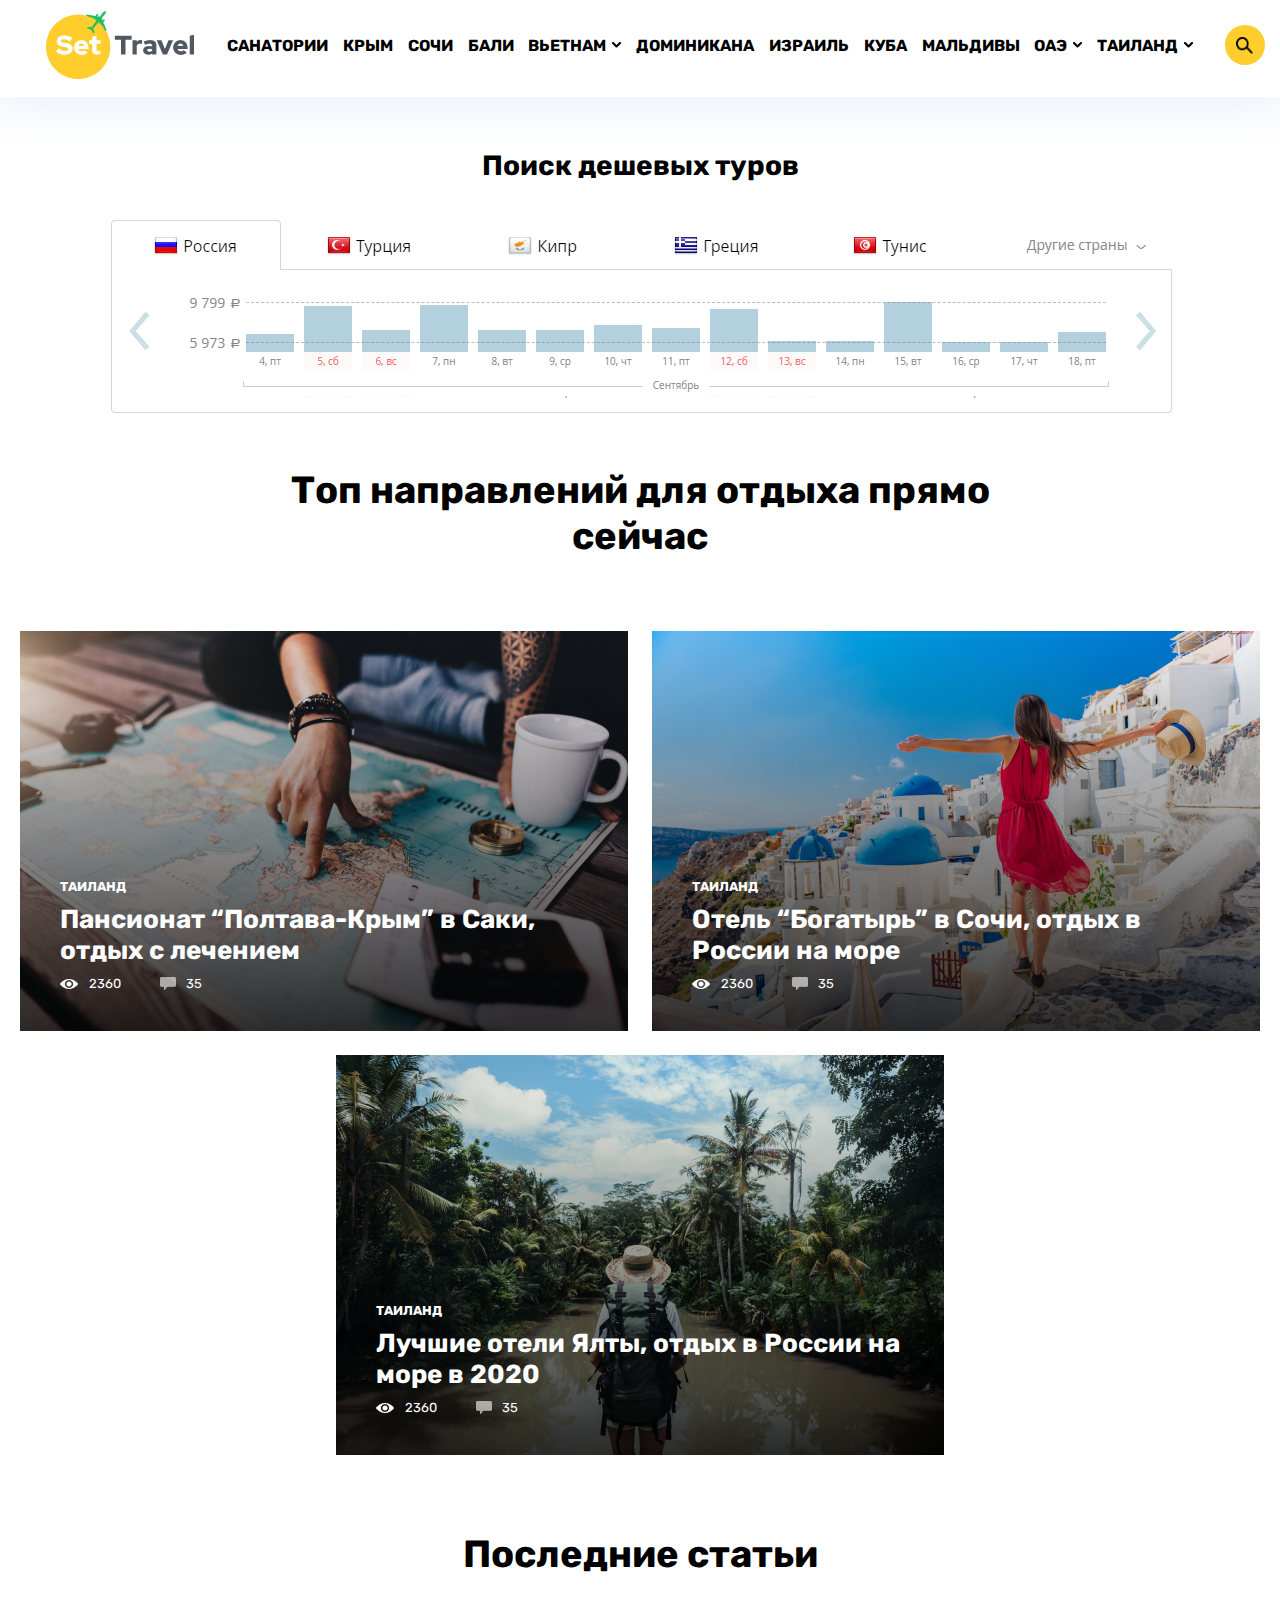
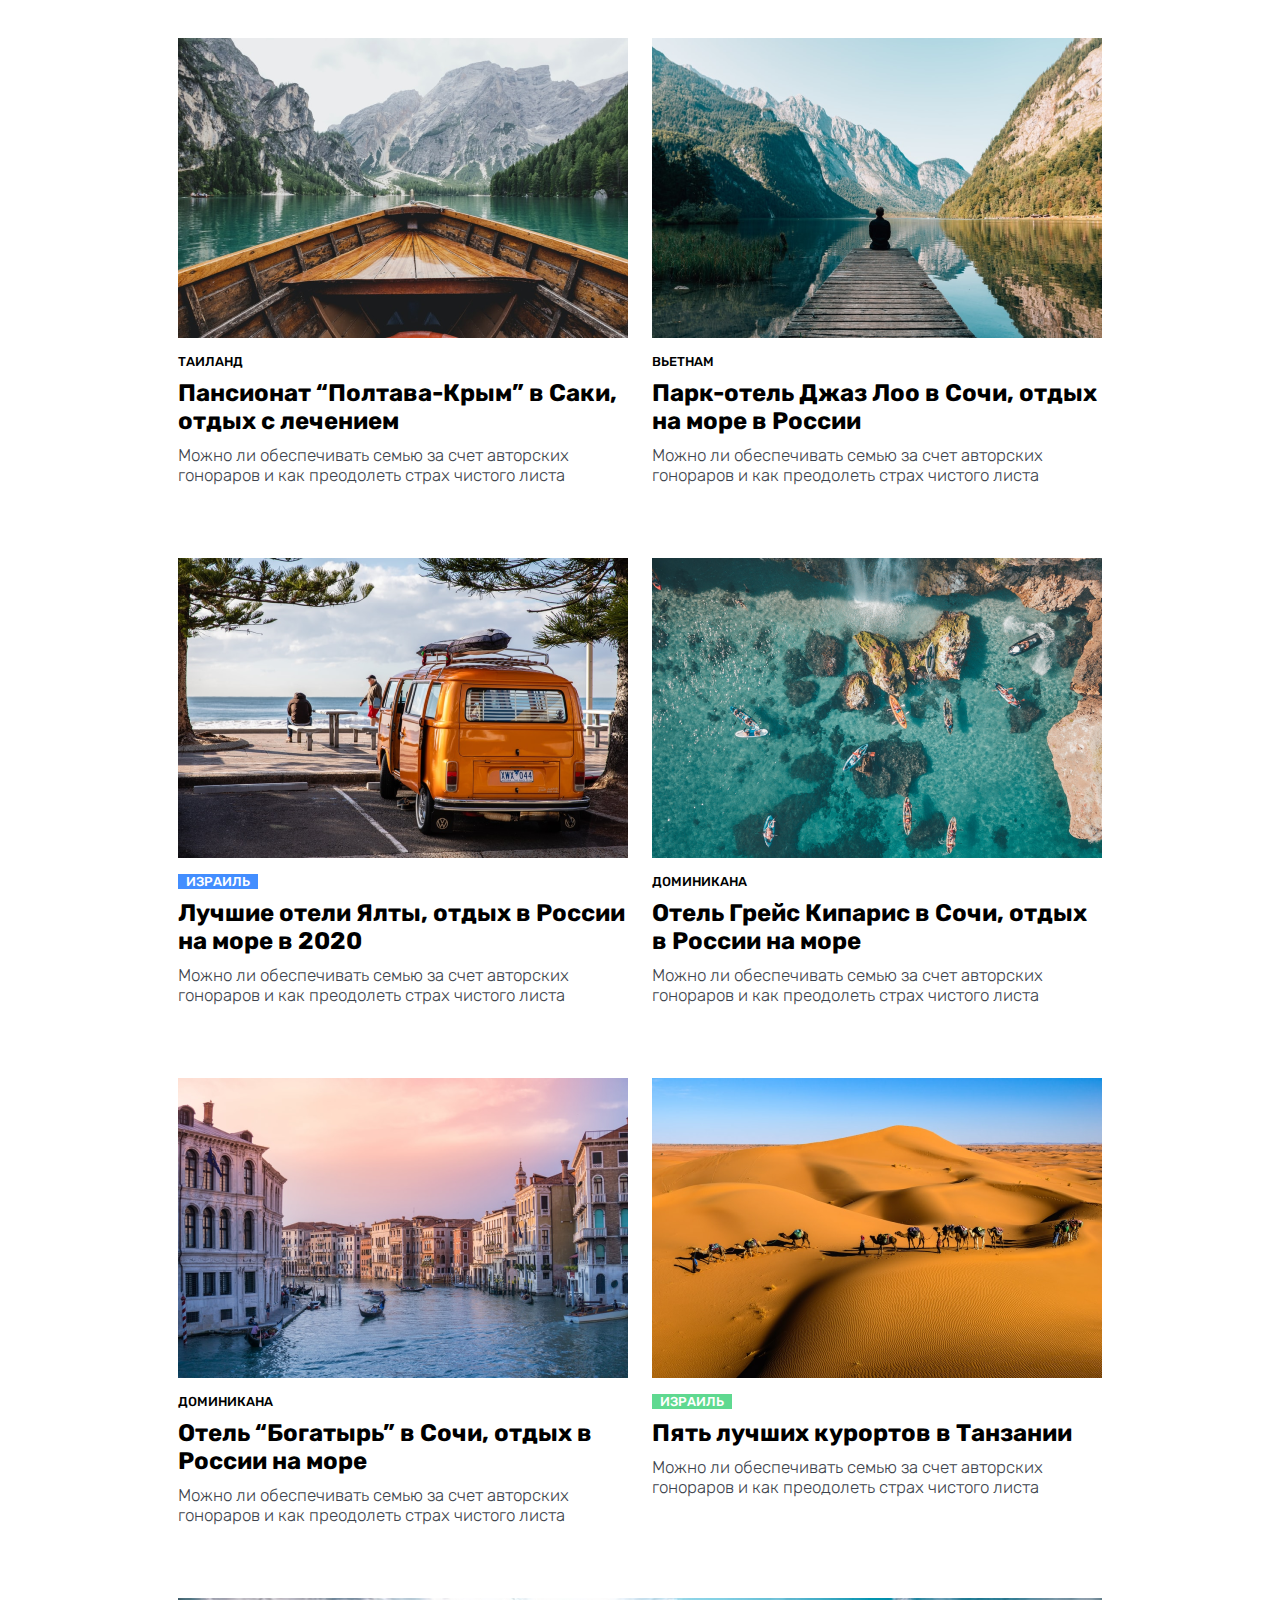
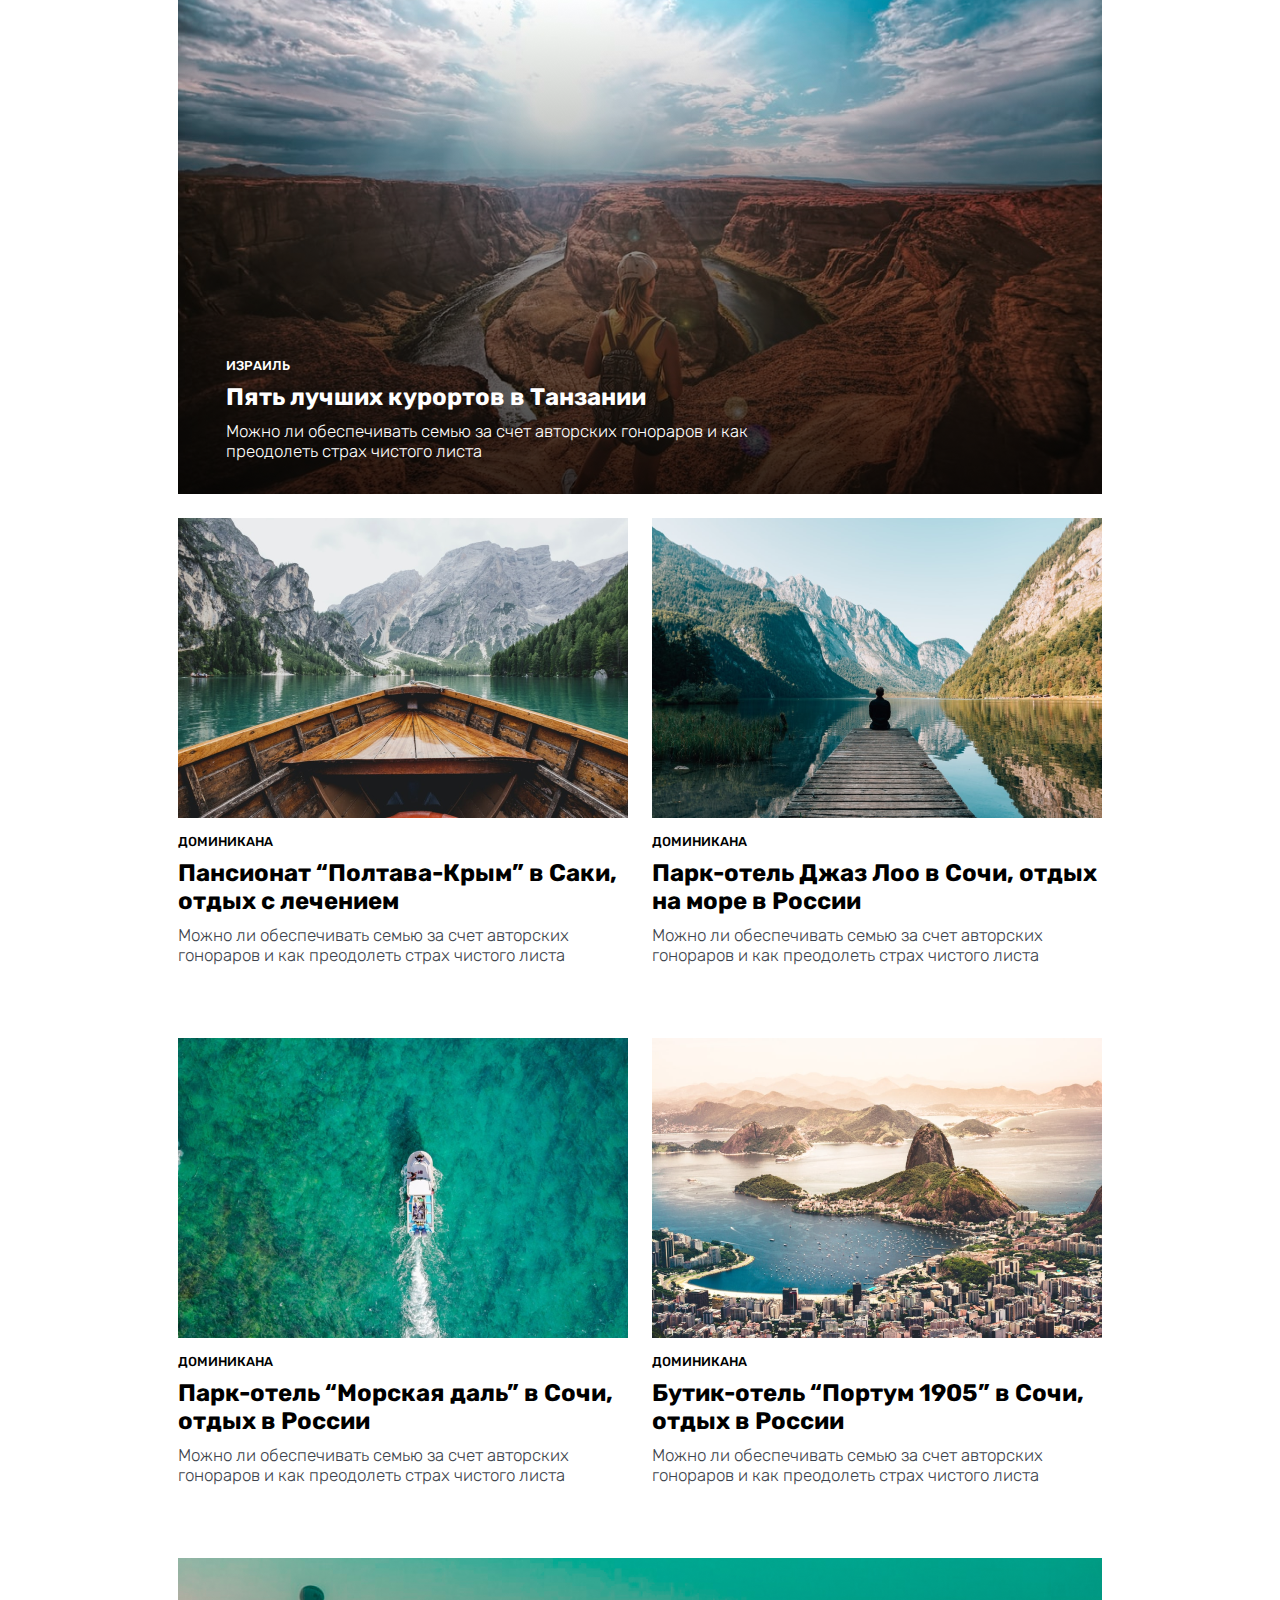
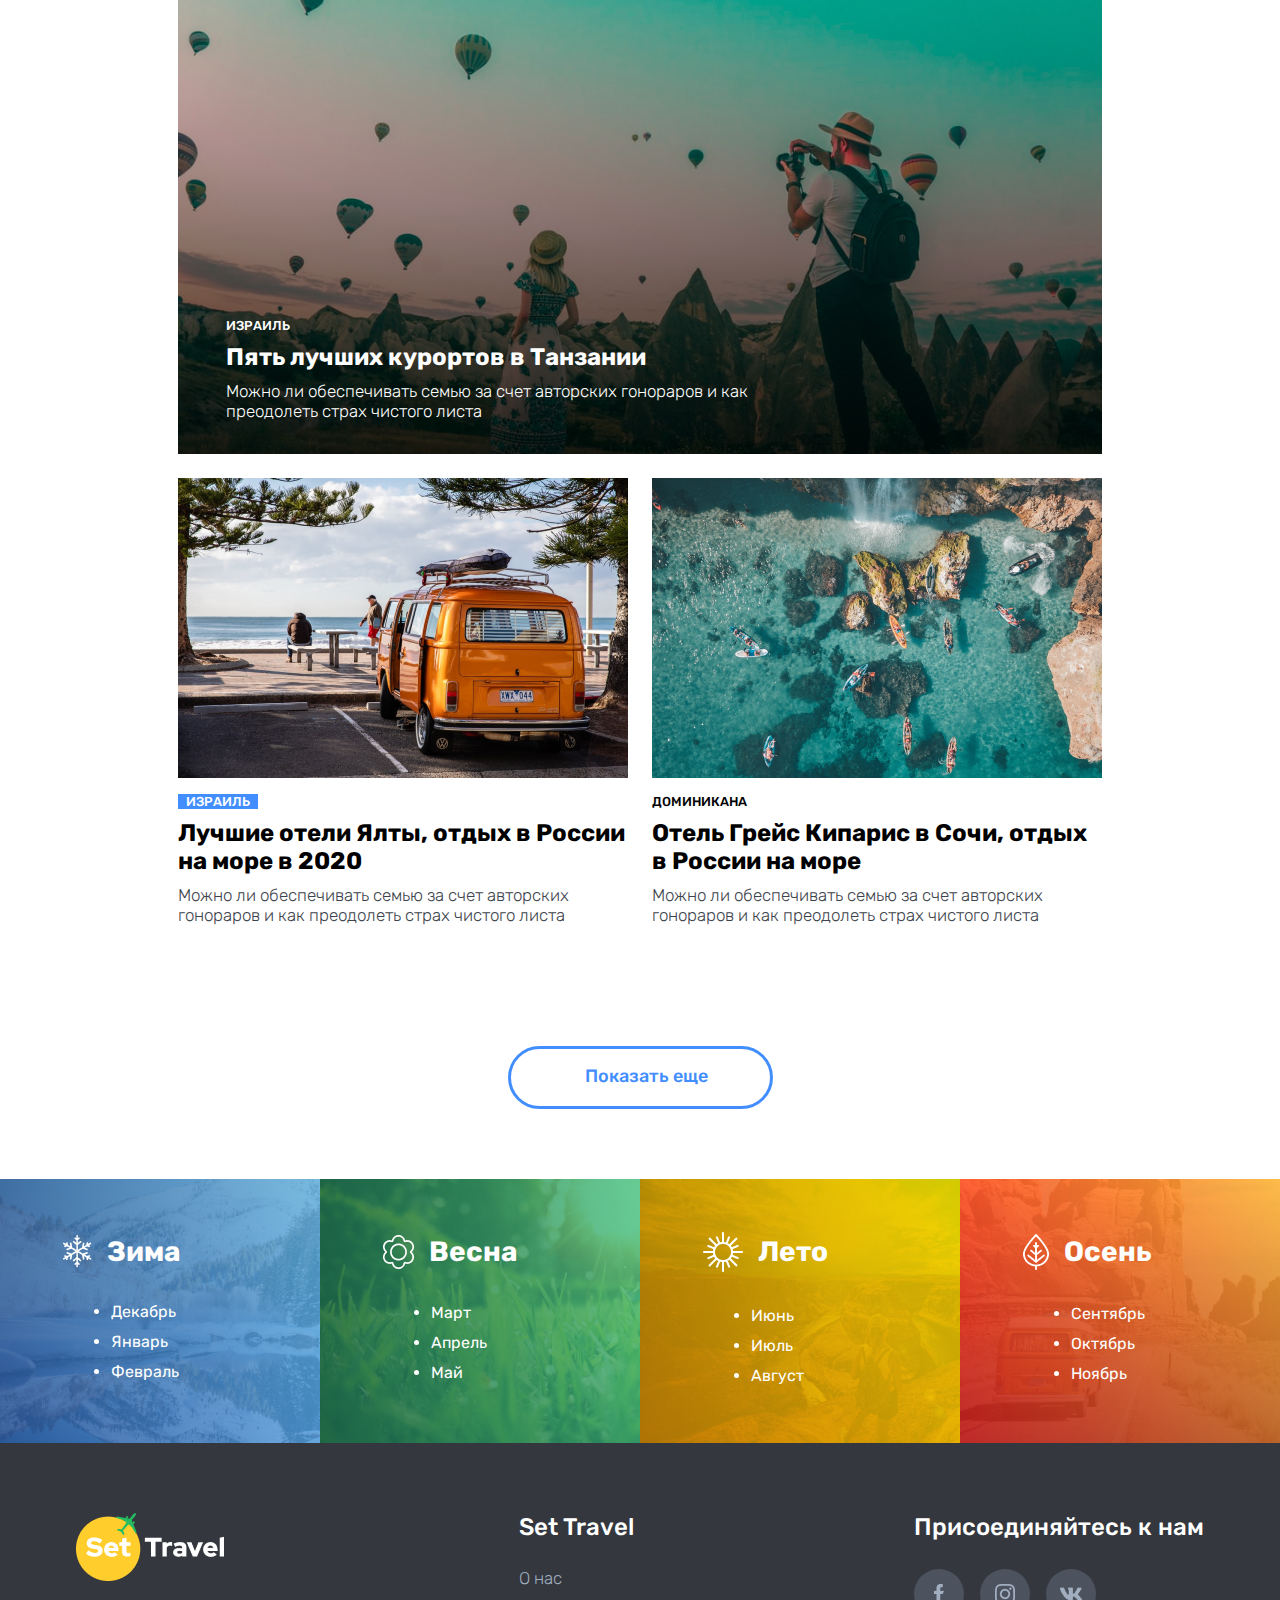
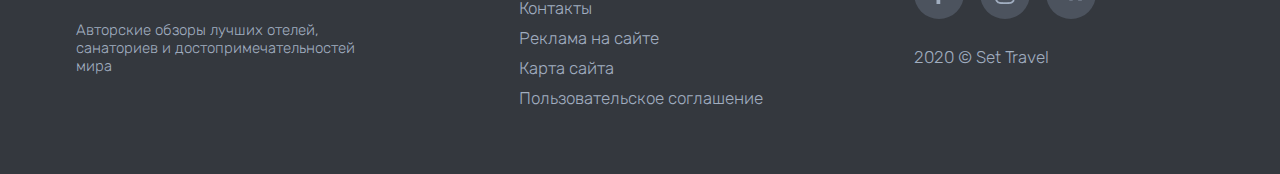
<file: index.html>
<!doctype html>
<html lang="ru">
    <head>
        <meta charset="utf-8">
        <title>Set Travel</title>
        <link rel="stylesheet" href="css/rest.css">
        <link rel="stylesheet" href="css/style.css">
        <link rel="preconnect" href="https://fonts.googleapis.com">
        <link rel="preconnect" href="https://fonts.gstatic.com" crossorigin>
        <link href="https://fonts.googleapis.com/css2?family=Rubik:ital,wght@0,300;0,400;0,500;0,700;1,400&display=swap" rel="stylesheet">
        <meta name="viewport" content="width=device-width, initial-scale=1, minimum-scale=1, maximum-scale=1" />
    </head>
    <body>
        <header class="header">
            <div class="menu-btn">
                <span></span>
                <span></span>
                <span></span>
            </div>
            <div class="header__logo">
                <img src="img/Frame.png">
            </div>
            <div class="menu header__menu">
                <nav class="navbar"> 
                    <ul class="menu-main">
                        <li><a href="#">Санатории</a></li>
                        <li><a href="#">Крым</a></li>
                        <li><a href="#">Сочи</a></li>
                        <li><a href="#">Бали</a></li>
                        <li class="dropdown">
                            <div class="dropbtn">
                                <a href="#" >Вьетнам<img src="img/Vector 7.png"></a>
                            </div>
                            <ul class="dropdown-content">
                                <li><a href="#">Доминикана</a></li>
                                <li><a href="#">Доминикана</a></li>
                                <li><a href="#">Доминикана</a></li>
                            </ul>
                        </li>
                        <li><a href="#">Доминикана</a></li>
                        <li><a href="#">Израиль</a></li>
                        <li><a href="#">Куба</a></li>
                        <li><a href="#">Мальдивы</a></li>
                        <li class="dropdown">
                            <div class="dropbtn">
                                <a href="#" >ОАЭ<img src="img/Vector 7.png"></a>
                            </div>
                            <ul class="dropdown-content">
                                <li><a href="#">Доминикана</a></li>
                                <li><a href="#">Доминикана</a></li>
                                <li><a href="#">Доминикана</a></li>
                            </ul>
                        </li>
                        <li class="dropdown">
                            <div class="dropbtn">
                                <a href="#" >Таиланд<img src="img/Vector 7.png"></a>
                            </div>
                            <ul class="dropdown-content">
                                <li><a href="#">Доминикана</a></li>
                                <li><a href="#">Доминикана</a></li>
                                <li><a href="#">Доминикана</a></li>
                            </ul>
                        </li>
                    </ul>
                </nav>
            </div>
            <div class="header__advertising">
                <img class="header__advertising_card" src="img/image 12.png">
                <div class="header__search">
                    <img src="img/Group 4.png">
                </div>
            </div>
        </header>
        <section class="advertising-front-page">
            <div class="advertising-front-page__subtitle">
                <h2>Поиск дешевых туров</h2>
            </div>
            <div class="advertising-front-page__img">
                <img src="img/Untitled-1 1.png">
            </div>
        </section>
        <section class="top-posts">
            <h1>Топ направлений для отдыха прямо сейчас</h1>
            <div class="top-posts__wrapper">
                <a href="#" class="top-posts_item">
                    <img src="img/Rectangle 1.png" class="top-posts_item_img">
                    <div class="top-posts_item_text">
                       <p class="top-posts_text_subtitle">Таиланд</p>
                       <p class="top-posts_text_title">Пансионат “Полтава-Крым” в Саки, отдых с лечением</p>
                        <div class="top-posts_text_icon">
                           <div class="top-posts_text_icon_eye">
                                <img src="img/Eye.png">
                                <p>2360</p>
                            </div>
                           <div class="top-posts_text_icon_chat">
                                <img src="img/Chat.png">
                                <p>35</p>
                           </div>
                        </div>
                    </div>
                </a>
                <a href="#" class="top-posts_item">
                    <img src="img/Rectangle 1 (1).png" class="top-posts_item_img">
                    <div class="top-posts_item_text">
                       <p class="top-posts_text_subtitle">Таиланд</p>
                       <p class="top-posts_text_title">Отель “Богатырь” в Сочи, отдых в России на море</p>
                        <div class="top-posts_text_icon">
                           <div class="top-posts_text_icon_eye">
                                <img src="img/Eye.png">
                                <p>2360</p>
                            </div>
                           <div class="top-posts_text_icon_chat">
                                <img src="img/Chat.png">
                                <p>35</p>
                           </div>
                        </div>
                    </div>
                </a>
                <a href="#" class="top-posts_item">
                    <img src="img/Rectangle 1 (2).png" class="top-posts_item_img">
                    <div class="top-posts_item_text">
                       <p class="top-posts_text_subtitle">Таиланд</p>
                       <p class="top-posts_text_title">Лучшие отели Ялты, отдых в России на море в 2020</p>
                        <div class="top-posts_text_icon">
                           <div class="top-posts_text_icon_eye">
                                <img src="img/Eye.png">
                                <p>2360</p>
                            </div>
                           <div class="top-posts_text_icon_chat">
                                <img src="img/Chat.png">
                                <p>35</p>
                           </div>
                        </div>
                    </div>
                </a>
            </div>
        </section>
        <section class="latest_articles">
            <h1>Последние статьи</h1>
            <div class="latest_articles_wrapper">
                <a href="#" class="latest_articles_item">
                    <img src="img/Rectangle 3.png">
                    <div class="latest_articles_item_text">
                        <p class="latest_articles_text_subtitle">Таиланд</p>
                        <p class="latest_articles_text_title">Пансионат “Полтава-Крым” в Саки, отдых с лечением</p>
                        <p class="latest_articles_text_text">Можно ли обеспечивать семью за счет авторских гонораров и как преодолеть страх чистого листа</p>
                    </div>
                </a>
                <a href="#" class="latest_articles_item">
                    <img src="img/Rectangle 3 (1).png">
                    <div class="latest_articles_item_text">
                        <p class="latest_articles_text_subtitle">Вьетнам</p>
                        <p class="latest_articles_text_title">Парк-отель Джаз Лоо в Сочи, отдых на море в России</p>
                        <p class="latest_articles_text_text">Можно ли обеспечивать семью за счет авторских гонораров и как преодолеть страх чистого листа</p>
                    </div>
                </a>
                <a href="#" class="latest_articles_item">
                    <img src="img/Rectangle 3 (2).png">
                    <div class="latest_articles_item_text">
                        <p class="latest_articles_text_subtitle latest_articles_text_subtitle_blue">Израиль</p>
                        <p class="latest_articles_text_title">Лучшие отели Ялты, отдых в России на море в 2020</p>
                        <p class="latest_articles_text_text">Можно ли обеспечивать семью за счет авторских гонораров и как преодолеть страх чистого листа</p>
                    </div>
                </a>
                <a href="#" class="latest_articles_item">
                    <img src="img/Rectangle 3 (3).png">
                    <div class="latest_articles_item_text">
                        <p class="latest_articles_text_subtitle">Доминикана</p>
                        <p class="latest_articles_text_title">Отель Грейс Кипарис в Сочи, отдых в России на море</p>
                        <p class="latest_articles_text_text">Можно ли обеспечивать семью за счет авторских гонораров и как преодолеть страх чистого листа</p>
                    </div>
                </a>
                <a href="#" class="latest_articles_item">
                    <img src="img/Rectangle 3 (4).png">
                    <div class="latest_articles_item_text">
                        <p class="latest_articles_text_subtitle">Доминикана</p>
                        <p class="latest_articles_text_title">Отель “Богатырь” в Сочи, отдых в России на море</p>
                        <p class="latest_articles_text_text">Можно ли обеспечивать семью за счет авторских гонораров и как преодолеть страх чистого листа</p>
                    </div>
                </a>
                <a href="#" class="latest_articles_item">
                    <img src="img/Rectangle 3 (5).png">
                    <div class="latest_articles_item_text">
                        <p class="latest_articles_text_subtitle latest_articles_text_subtitle_green">Израиль</p>
                        <p class="latest_articles_text_title">Пять лучших курортов в Танзании</p>
                        <p class="latest_articles_text_text">Можно ли обеспечивать семью за счет авторских гонораров и как преодолеть страх чистого листа</p>
                    </div>
                </a>
                <a href="#" class="latest_articles_item latest_articles_item_wide" style="background-image: url('img/Rectangle 1 (3).png');">
                   <div class="latest_articles_item_text ">
                        <p class="latest_articles_text_subtitle">Израиль</p>
                        <p class="latest_articles_text_title">Пять лучших курортов в Танзании</p>
                        <p class="latest_articles_text_text">Можно ли обеспечивать семью за счет авторских гонораров и как преодолеть страх чистого листа</p>
                    </div>
                </a>
                <a href="#" class="latest_articles_item">
                    <img src="img/Rectangle 3.png">
                    <div class="latest_articles_item_text">
                        <p class="latest_articles_text_subtitle">Доминикана</p>
                        <p class="latest_articles_text_title">Пансионат “Полтава-Крым” в Саки, отдых с лечением</p>
                        <p class="latest_articles_text_text">Можно ли обеспечивать семью за счет авторских гонораров и как преодолеть страх чистого листа</p>
                    </div>
                </a>
                <a href="#" class="latest_articles_item">
                    <img src="img/Rectangle 3 (1).png">
                    <div class="latest_articles_item_text">
                        <p class="latest_articles_text_subtitle">Доминикана</p>
                        <p class="latest_articles_text_title">Парк-отель Джаз Лоо в Сочи, отдых на море в России</p>
                        <p class="latest_articles_text_text">Можно ли обеспечивать семью за счет авторских гонораров и как преодолеть страх чистого листа</p>
                    </div>
                </a>
                <a href="#" class="latest_articles_item">
                    <img src="img/Rectangle 3 (8).png">
                    <div class="latest_articles_item_text">
                        <p class="latest_articles_text_subtitle">Доминикана</p>
                        <p class="latest_articles_text_title">Парк-отель “Морская даль” в Сочи, отдых в России</p>
                        <p class="latest_articles_text_text">Можно ли обеспечивать семью за счет авторских гонораров и как преодолеть страх чистого листа</p>
                    </div>
                </a>
                <a href="#" class="latest_articles_item">
                    <img src="img/Rectangle 3 (9).png">
                    <div class="latest_articles_item_text">
                        <p class="latest_articles_text_subtitle">Доминикана</p>
                        <p class="latest_articles_text_title">Бутик-отель “Портум 1905” в Сочи, отдых в России</p>
                        <p class="latest_articles_text_text">Можно ли обеспечивать семью за счет авторских гонораров и как преодолеть страх чистого листа</p>
                    </div>
                </a>
                <a href="#" class="latest_articles_item latest_articles_item_wide" style="background-image: url('img/Rectangle 1 (4).png');">
                   
                    <div class="latest_articles_item_text ">
                        <p class="latest_articles_text_subtitle">Израиль</p>
                        <p class="latest_articles_text_title">Пять лучших курортов в Танзании</p>
                        <p class="latest_articles_text_text">Можно ли обеспечивать семью за счет авторских гонораров и как преодолеть страх чистого листа</p>
                    </div>
                </a>
                <a href="#" class="latest_articles_item">
                    <img src="img/Rectangle 3 (2).png">
                    <div class="latest_articles_item_text">
                        <p class="latest_articles_text_subtitle latest_articles_text_subtitle_blue">Израиль</p>
                        <p class="latest_articles_text_title">Лучшие отели Ялты, отдых в России на море в 2020</p>
                        <p class="latest_articles_text_text">Можно ли обеспечивать семью за счет авторских гонораров и как преодолеть страх чистого листа</p>
                    </div>
                </a>
                <a href="#" class="latest_articles_item">
                    <img src="img/Rectangle 3 (3).png">
                    <div class="latest_articles_item_text">
                        <p class="latest_articles_text_subtitle">Доминикана</p>
                        <p class="latest_articles_text_title">Отель Грейс Кипарис в Сочи, отдых в России на море</p>
                        <p class="latest_articles_text_text">Можно ли обеспечивать семью за счет авторских гонораров и как преодолеть страх чистого листа</p>
                    </div>
                </a>
            </div>
            <a href="#" class="button_show-more">Показать еще</a>
        </section>
        <section class="seasons">
            <div class="seasons_wrapper">
                <div class="seasons_item" style="background-image: url('img/Rectangle 7.png');">
                    <div class="seasons_item_title">
                        <img src="img/Vector (1).png">
                        <h1>Зима</h1>
                    </div>
                    <ul>
                        <li><a href="#">Декабрь</a></li>
                        <li><a href="#">Январь</a></li>
                        <li><a href="#">Февраль</a></li>
                    </ul>
                </div>
                <div class="seasons_item" style="background-image: url('img/Rectangle 8.png');">
                    <div class="seasons_item_title">
                        <img src="img/Frame (1).png">
                        <h1>Весна</h1>
                    </div>
                    <ul>
                        <li><a href="#">Март</a></li>
                        <li><a href="#">Апрель</a></li>
                        <li><a href="#">Май</a></li>
                    </ul>
                </div>
                <div class="seasons_item" style="background-image: url('img/Rectangle 9.png');">
                    <div class="seasons_item_title">
                        <img src="img/Frame (2).png">
                        <h1>Лето</h1>
                    </div>
                    <ul>
                        <li><a href="#">Июнь</a></li>
                        <li><a href="#">Июль</a></li>
                        <li><a href="#">Август</a></li>
                    </ul>
                </div>
                <div class="seasons_item" style="background-image: url('img/Rectangle 10 (2).png');">
                    <div class="seasons_item_title">
                        <img src="img/Frame 15.png">
                        <h1>Осень</h1>
                    </div>
                    <ul>
                        <li><a href="#">Сентябрь</a></li>
                        <li><a href="#">Октябрь</a></li>
                        <li><a href="#">Ноябрь</a></li>
                    </ul>
                </div>
            </div>
        </section>
        <footer class="footer">
            <div class="footer_logo">
                <img src="img/Frame (3).png">
                <p>Авторские обзоры лучших отелей, санаториев и достопримечательностей мира</p>
            </div>
            <div class="footer_about">
                <p>Set Travel</p>
                <ul>
                    <li><a href="#">О нас</a></li>
                    <li><a href="#">Контакты</a></li>
                    <li><a href="#">Реклама на сайте</a></li>
                    <li><a href="#">Карта сайта</a></li>
                    <li><a href="#">Пользовательское соглашение</a></li>
                </ul>
            </div>
            <div class="footer_join-us">
                <p>Присоединяйтесь к нам</p>
                <div class="footer_join-us_wrapper">
                    <a href="#" class="footer_join-us_icon">
                        <img src="img/facebook (1) 1.png">
                    </a>
                    <a href="#" class="footer_join-us_icon">
                        <img src="img/instagram (1) 1.png">
                    </a>
                    <a href="#" class="footer_join-us_icon">
                        <img src="img/vk 1.png">
                    </a>
                </div>
                <p class="footer_join-us_small-text">2020 © Set Travel</p>
            </div>
        </footer>
        <script src="package/swiper-bundle.min.js"></script>
        <script src="travel.js"></script>
    </body>
</html>
</file>
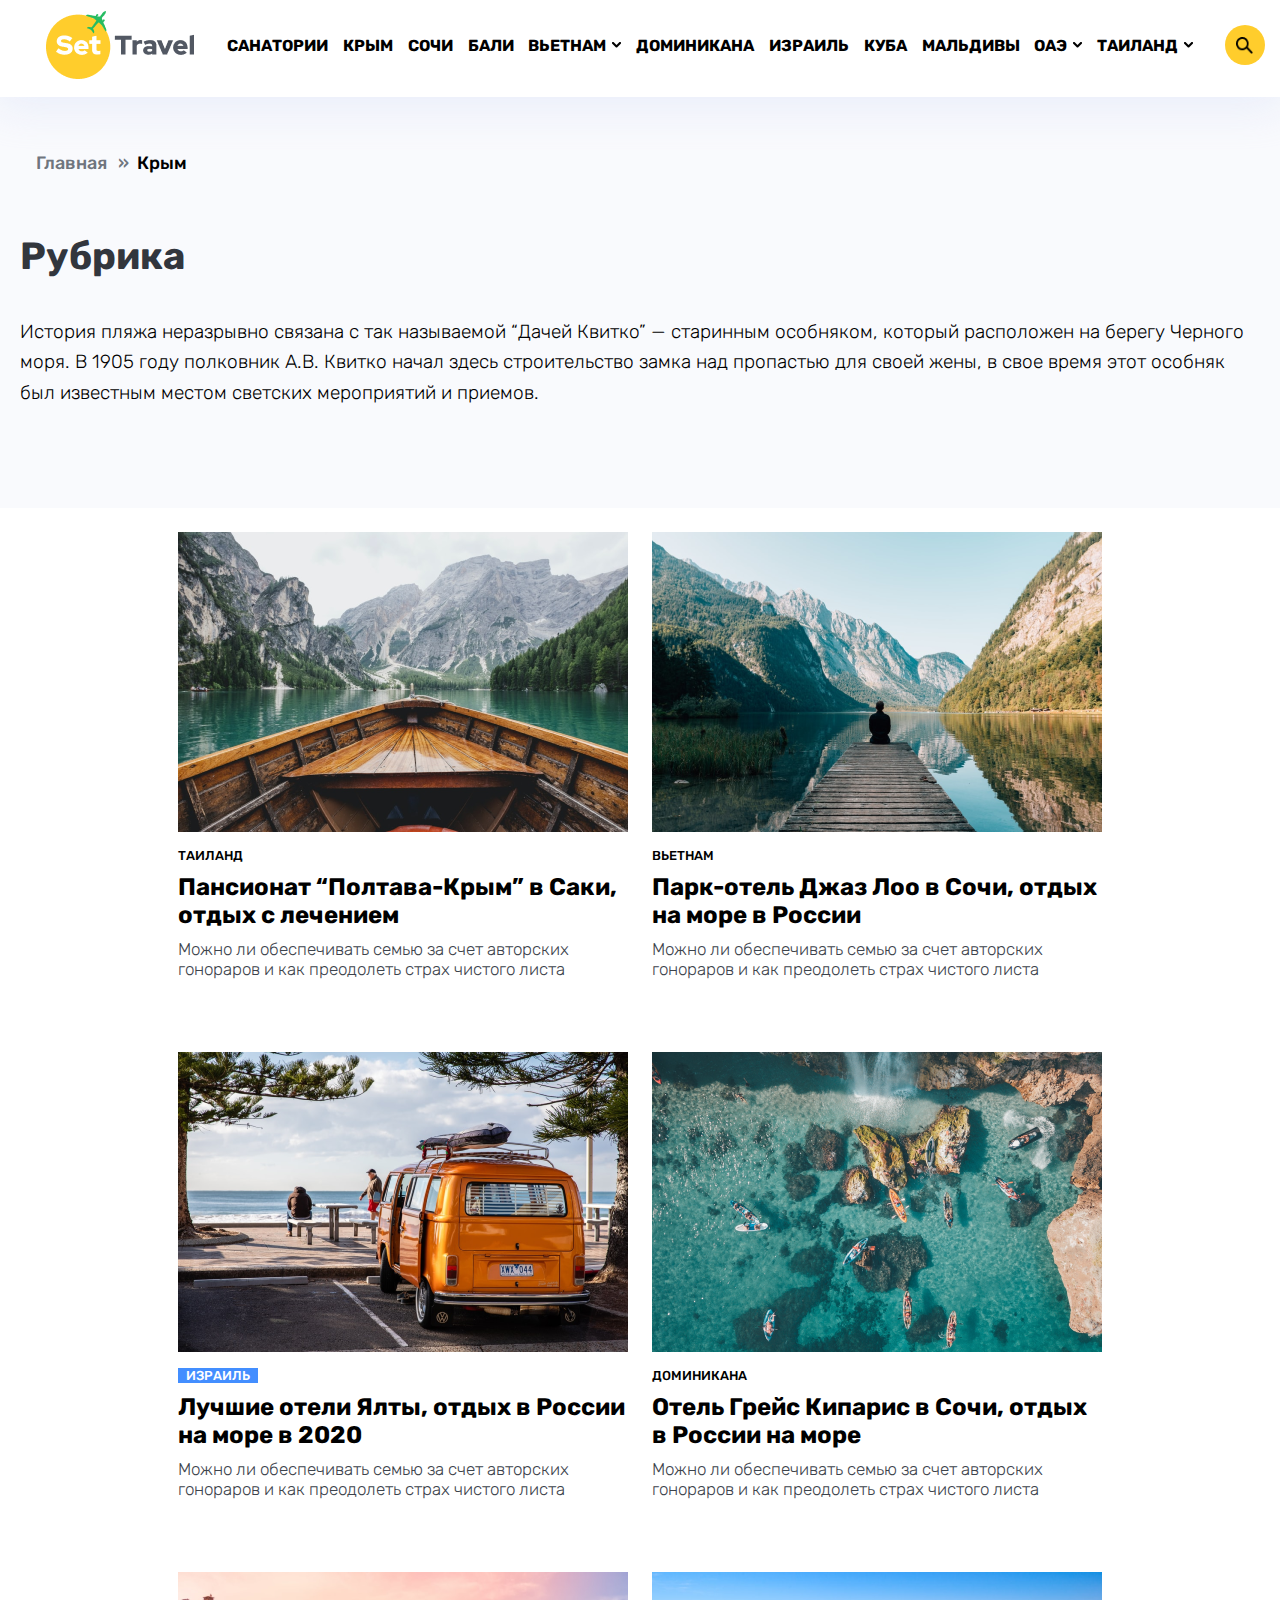
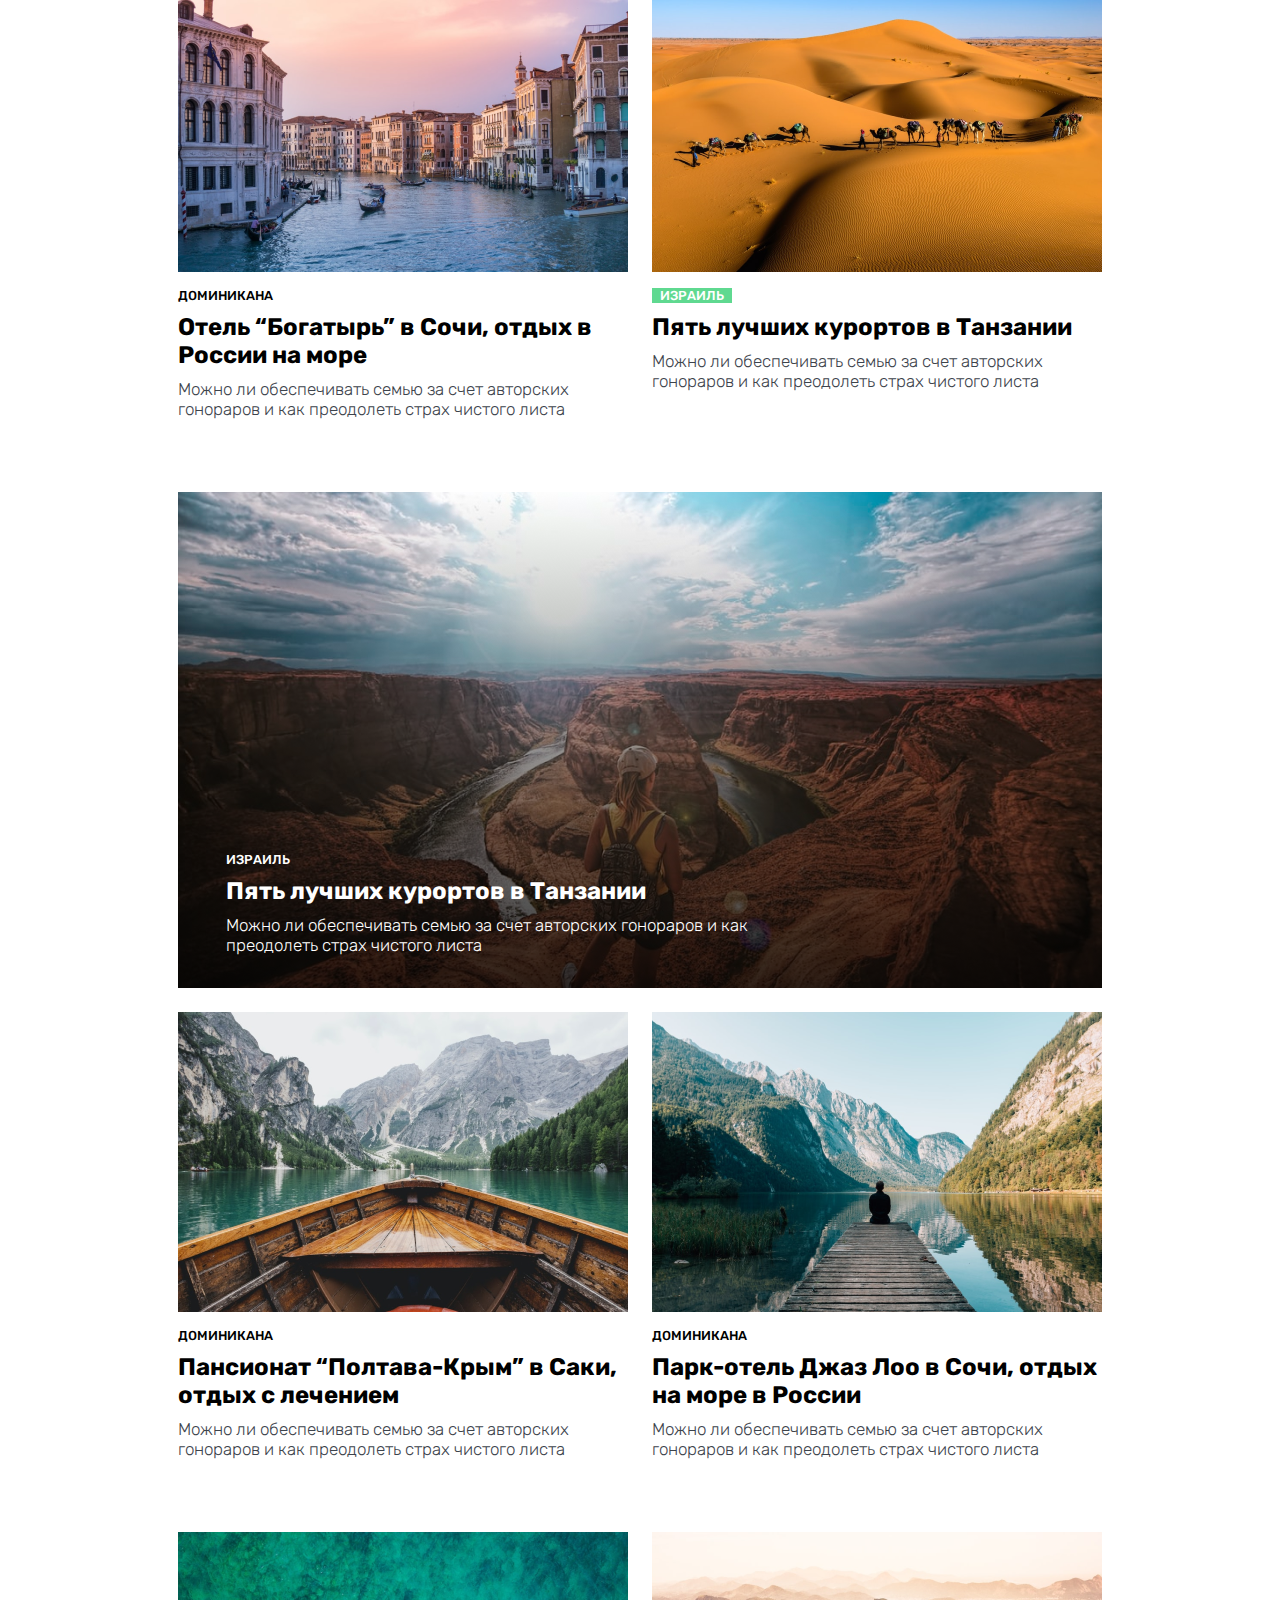
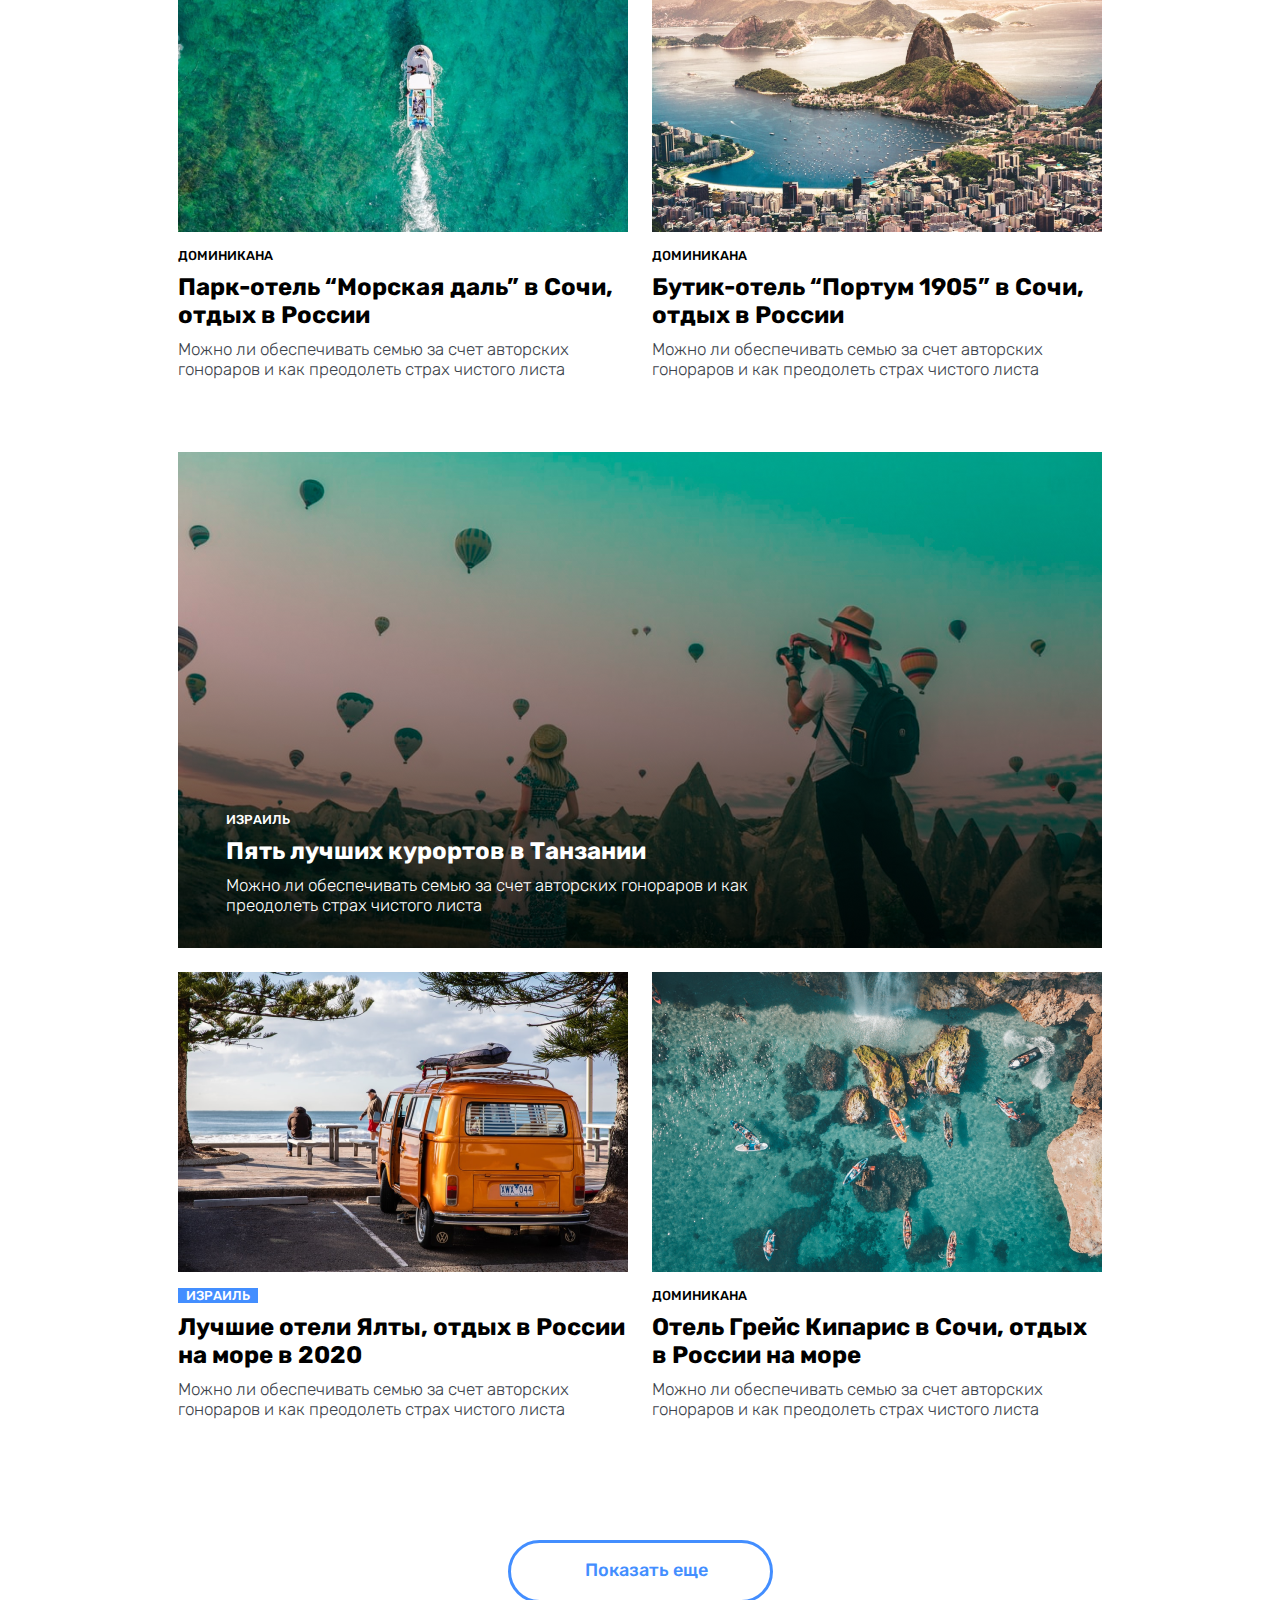
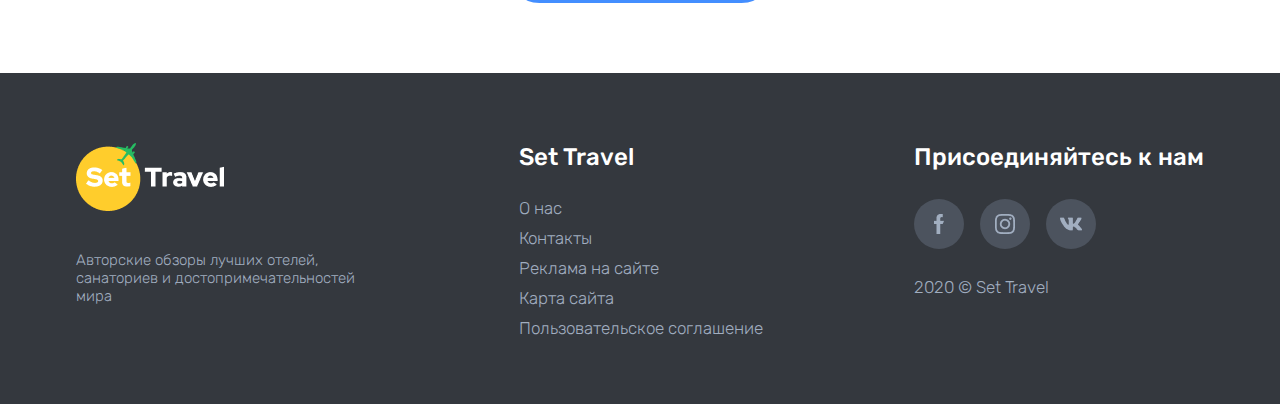
<file: rubric.html>
<!doctype html>
<html lang="ru">
    <head>
        <meta charset="utf-8">
        <title>Set Travel</title>
        <link rel="stylesheet" href="css/rest.css">
        <link rel="stylesheet" href="css/style.css">
        <link rel="preconnect" href="https://fonts.googleapis.com">
        <link rel="preconnect" href="https://fonts.gstatic.com" crossorigin>
        <link href="https://fonts.googleapis.com/css2?family=Rubik:ital,wght@0,300;0,400;0,500;0,700;1,400&display=swap" rel="stylesheet">
        <meta name="viewport" content="width=device-width, initial-scale=1, minimum-scale=1, maximum-scale=1" />
    </head>
    <body>
        <header class="header">
            <div class="menu-btn">
                <span></span>
                <span></span>
                <span></span>
            </div>
            <div class="header__logo">
                <img src="img/Frame.png">
            </div>
            <div class="menu header__menu">
                <nav class="navbar"> 
                    <ul class="menu-main">
                        <li><a href="#">Санатории</a></li>
                        <li><a href="#">Крым</a></li>
                        <li><a href="#">Сочи</a></li>
                        <li><a href="#">Бали</a></li>
                        <li class="dropdown">
                            <div class="dropbtn">
                                <a href="#" >Вьетнам<img src="img/Vector 7.png"></a>
                            </div>
                            <ul class="dropdown-content">
                                <li><a href="#">Доминикана</a></li>
                                <li><a href="#">Доминикана</a></li>
                                <li><a href="#">Доминикана</a></li>
                            </ul>
                        </li>
                        <li><a href="#">Доминикана</a></li>
                        <li><a href="#">Израиль</a></li>
                        <li><a href="#">Куба</a></li>
                        <li><a href="#">Мальдивы</a></li>
                        <li class="dropdown">
                            <div class="dropbtn">
                                <a href="#" >ОАЭ<img src="img/Vector 7.png"></a>
                            </div>
                            <ul class="dropdown-content">
                                <li><a href="#">Доминикана</a></li>
                                <li><a href="#">Доминикана</a></li>
                                <li><a href="#">Доминикана</a></li>
                            </ul>
                        </li>
                        <li class="dropdown">
                            <div class="dropbtn">
                                <a href="#" >Таиланд<img src="img/Vector 7.png"></a>
                            </div>
                            <ul class="dropdown-content">
                                <li><a href="#">Доминикана</a></li>
                                <li><a href="#">Доминикана</a></li>
                                <li><a href="#">Доминикана</a></li>
                            </ul>
                        </li>
                    </ul>
                </nav>
            </div>
            <div class="header__advertising">
                <img class="header__advertising_card" src="img/image 12.png">
                <div class="header__search">
                    <img src="img/Group 4.png">
                </div>
            </div>
        </header>
        <section class="breadcrumb breadcrumb_rubric">
            <ul class="breadcrumb_crumb">
                <li><a href="#">Главная</a></li>
                <li>Крым</li>
            </ul>
        </section> 
        <section class="content content_rubric">
            <div>
                <h1>Рубрика</h1>
                <p>История пляжа неразрывно связана с так называемой “Дачей Квитко” — старинным особняком, который расположен на берегу Черного моря. В 1905 году полковник А.В. Квитко начал здесь строительство замка над пропастью для своей жены, в свое время этот особняк был известным местом светских мероприятий и приемов.</p>
            </div>
        </section>
        <section class="latest_articles">
        <div class="latest_articles_wrapper">
            <a href="#" class="latest_articles_item">
                <img src="img/Rectangle 3.png">
                <div class="latest_articles_item_text">
                    <p class="latest_articles_text_subtitle">Таиланд</p>
                    <p class="latest_articles_text_title">Пансионат “Полтава-Крым” в Саки, отдых с лечением</p>
                    <p class="latest_articles_text_text">Можно ли обеспечивать семью за счет авторских гонораров и как преодолеть страх чистого листа</p>
                </div>
            </a>
            <a href="#" class="latest_articles_item">
                <img src="img/Rectangle 3 (1).png">
                <div class="latest_articles_item_text">
                    <p class="latest_articles_text_subtitle">Вьетнам</p>
                    <p class="latest_articles_text_title">Парк-отель Джаз Лоо в Сочи, отдых на море в России</p>
                    <p class="latest_articles_text_text">Можно ли обеспечивать семью за счет авторских гонораров и как преодолеть страх чистого листа</p>
                </div>
            </a>
            <a href="#" class="latest_articles_item">
                <img src="img/Rectangle 3 (2).png">
                <div class="latest_articles_item_text">
                    <p class="latest_articles_text_subtitle latest_articles_text_subtitle_blue">Израиль</p>
                    <p class="latest_articles_text_title">Лучшие отели Ялты, отдых в России на море в 2020</p>
                    <p class="latest_articles_text_text">Можно ли обеспечивать семью за счет авторских гонораров и как преодолеть страх чистого листа</p>
                </div>
            </a>
            <a href="#" class="latest_articles_item">
                <img src="img/Rectangle 3 (3).png">
                <div class="latest_articles_item_text">
                    <p class="latest_articles_text_subtitle">Доминикана</p>
                    <p class="latest_articles_text_title">Отель Грейс Кипарис в Сочи, отдых в России на море</p>
                    <p class="latest_articles_text_text">Можно ли обеспечивать семью за счет авторских гонораров и как преодолеть страх чистого листа</p>
                </div>
            </a>
            <a href="#" class="latest_articles_item">
                <img src="img/Rectangle 3 (4).png">
                <div class="latest_articles_item_text">
                    <p class="latest_articles_text_subtitle">Доминикана</p>
                    <p class="latest_articles_text_title">Отель “Богатырь” в Сочи, отдых в России на море</p>
                    <p class="latest_articles_text_text">Можно ли обеспечивать семью за счет авторских гонораров и как преодолеть страх чистого листа</p>
                </div>
            </a>
            <a href="#" class="latest_articles_item">
                <img src="img/Rectangle 3 (5).png">
                <div class="latest_articles_item_text">
                    <p class="latest_articles_text_subtitle latest_articles_text_subtitle_green">Израиль</p>
                    <p class="latest_articles_text_title">Пять лучших курортов в Танзании</p>
                    <p class="latest_articles_text_text">Можно ли обеспечивать семью за счет авторских гонораров и как преодолеть страх чистого листа</p>
                </div>
            </a>
            <a href="#" class="latest_articles_item latest_articles_item_wide" style="background-image: url('img/Rectangle 1 (3).png');">
                <div class="latest_articles_item_text ">
                    <p class="latest_articles_text_subtitle">Израиль</p>
                    <p class="latest_articles_text_title">Пять лучших курортов в Танзании</p>
                    <p class="latest_articles_text_text">Можно ли обеспечивать семью за счет авторских гонораров и как преодолеть страх чистого листа</p>
                </div>
            </a>
            <a href="#" class="latest_articles_item">
                <img src="img/Rectangle 3.png">
                <div class="latest_articles_item_text">
                    <p class="latest_articles_text_subtitle">Доминикана</p>
                    <p class="latest_articles_text_title">Пансионат “Полтава-Крым” в Саки, отдых с лечением</p>
                    <p class="latest_articles_text_text">Можно ли обеспечивать семью за счет авторских гонораров и как преодолеть страх чистого листа</p>
                </div>
            </a>
            <a href="#" class="latest_articles_item">
                <img src="img/Rectangle 3 (1).png">
                <div class="latest_articles_item_text">
                    <p class="latest_articles_text_subtitle">Доминикана</p>
                    <p class="latest_articles_text_title">Парк-отель Джаз Лоо в Сочи, отдых на море в России</p>
                    <p class="latest_articles_text_text">Можно ли обеспечивать семью за счет авторских гонораров и как преодолеть страх чистого листа</p>
                </div>
            </a>
            <a href="#" class="latest_articles_item">
                <img src="img/Rectangle 3 (8).png">
                <div class="latest_articles_item_text">
                    <p class="latest_articles_text_subtitle">Доминикана</p>
                    <p class="latest_articles_text_title">Парк-отель “Морская даль” в Сочи, отдых в России</p>
                    <p class="latest_articles_text_text">Можно ли обеспечивать семью за счет авторских гонораров и как преодолеть страх чистого листа</p>
                </div>
            </a>
            <a href="#" class="latest_articles_item">
                <img src="img/Rectangle 3 (9).png">
                <div class="latest_articles_item_text">
                    <p class="latest_articles_text_subtitle">Доминикана</p>
                    <p class="latest_articles_text_title">Бутик-отель “Портум 1905” в Сочи, отдых в России</p>
                    <p class="latest_articles_text_text">Можно ли обеспечивать семью за счет авторских гонораров и как преодолеть страх чистого листа</p>
                </div>
            </a>
            <a href="#" class="latest_articles_item latest_articles_item_wide" style="background-image: url('img/Rectangle 1 (4).png');">
                <div class="latest_articles_item_text ">
                    <p class="latest_articles_text_subtitle">Израиль</p>
                    <p class="latest_articles_text_title">Пять лучших курортов в Танзании</p>
                    <p class="latest_articles_text_text">Можно ли обеспечивать семью за счет авторских гонораров и как преодолеть страх чистого листа</p>
                </div>
            </a>
            <a href="#" class="latest_articles_item">
                <img src="img/Rectangle 3 (2).png">
                <div class="latest_articles_item_text">
                    <p class="latest_articles_text_subtitle latest_articles_text_subtitle_blue">Израиль</p>
                    <p class="latest_articles_text_title">Лучшие отели Ялты, отдых в России на море в 2020</p>
                    <p class="latest_articles_text_text">Можно ли обеспечивать семью за счет авторских гонораров и как преодолеть страх чистого листа</p>
                </div>
            </a>
            <a href="#" class="latest_articles_item">
                <img src="img/Rectangle 3 (3).png">
                <div class="latest_articles_item_text">
                    <p class="latest_articles_text_subtitle">Доминикана</p>
                    <p class="latest_articles_text_title">Отель Грейс Кипарис в Сочи, отдых в России на море</p>
                    <p class="latest_articles_text_text">Можно ли обеспечивать семью за счет авторских гонораров и как преодолеть страх чистого листа</p>
                </div>
            </a>
        </div>
        <a href="#" class="button_show-more">Показать еще</a>
        </section>
        <footer class="footer">
            <div class="footer_logo">
                <img src="img/Frame (3).png">
                <p>Авторские обзоры лучших отелей, санаториев и достопримечательностей мира</p>
            </div>
            <div class="footer_about">
                <p>Set Travel</p>
                <ul>
                    <li><a href="#">О нас</a></li>
                    <li><a href="#">Контакты</a></li>
                    <li><a href="#">Реклама на сайте</a></li>
                    <li><a href="#">Карта сайта</a></li>
                    <li><a href="#">Пользовательское соглашение</a></li>
                </ul>
            </div>
            <div class="footer_join-us">
                <p>Присоединяйтесь к нам</p>
                <div class="footer_join-us_wrapper">
                    <a href="#" class="footer_join-us_icon">
                        <img src="img/facebook (1) 1.png">
                    </a>
                    <a href="#" class="footer_join-us_icon">
                        <img src="img/instagram (1) 1.png">
                    </a>
                    <a href="#" class="footer_join-us_icon">
                        <img src="img/vk 1.png">
                    </a>
                </div>
                <p class="footer_join-us_small-text">2020 © Set Travel</p>
            </div>
        </footer>
        <script src="package/swiper-bundle.min.js"></script>
        <script src="travel.js"></script>
    </body>
</html>
</file>
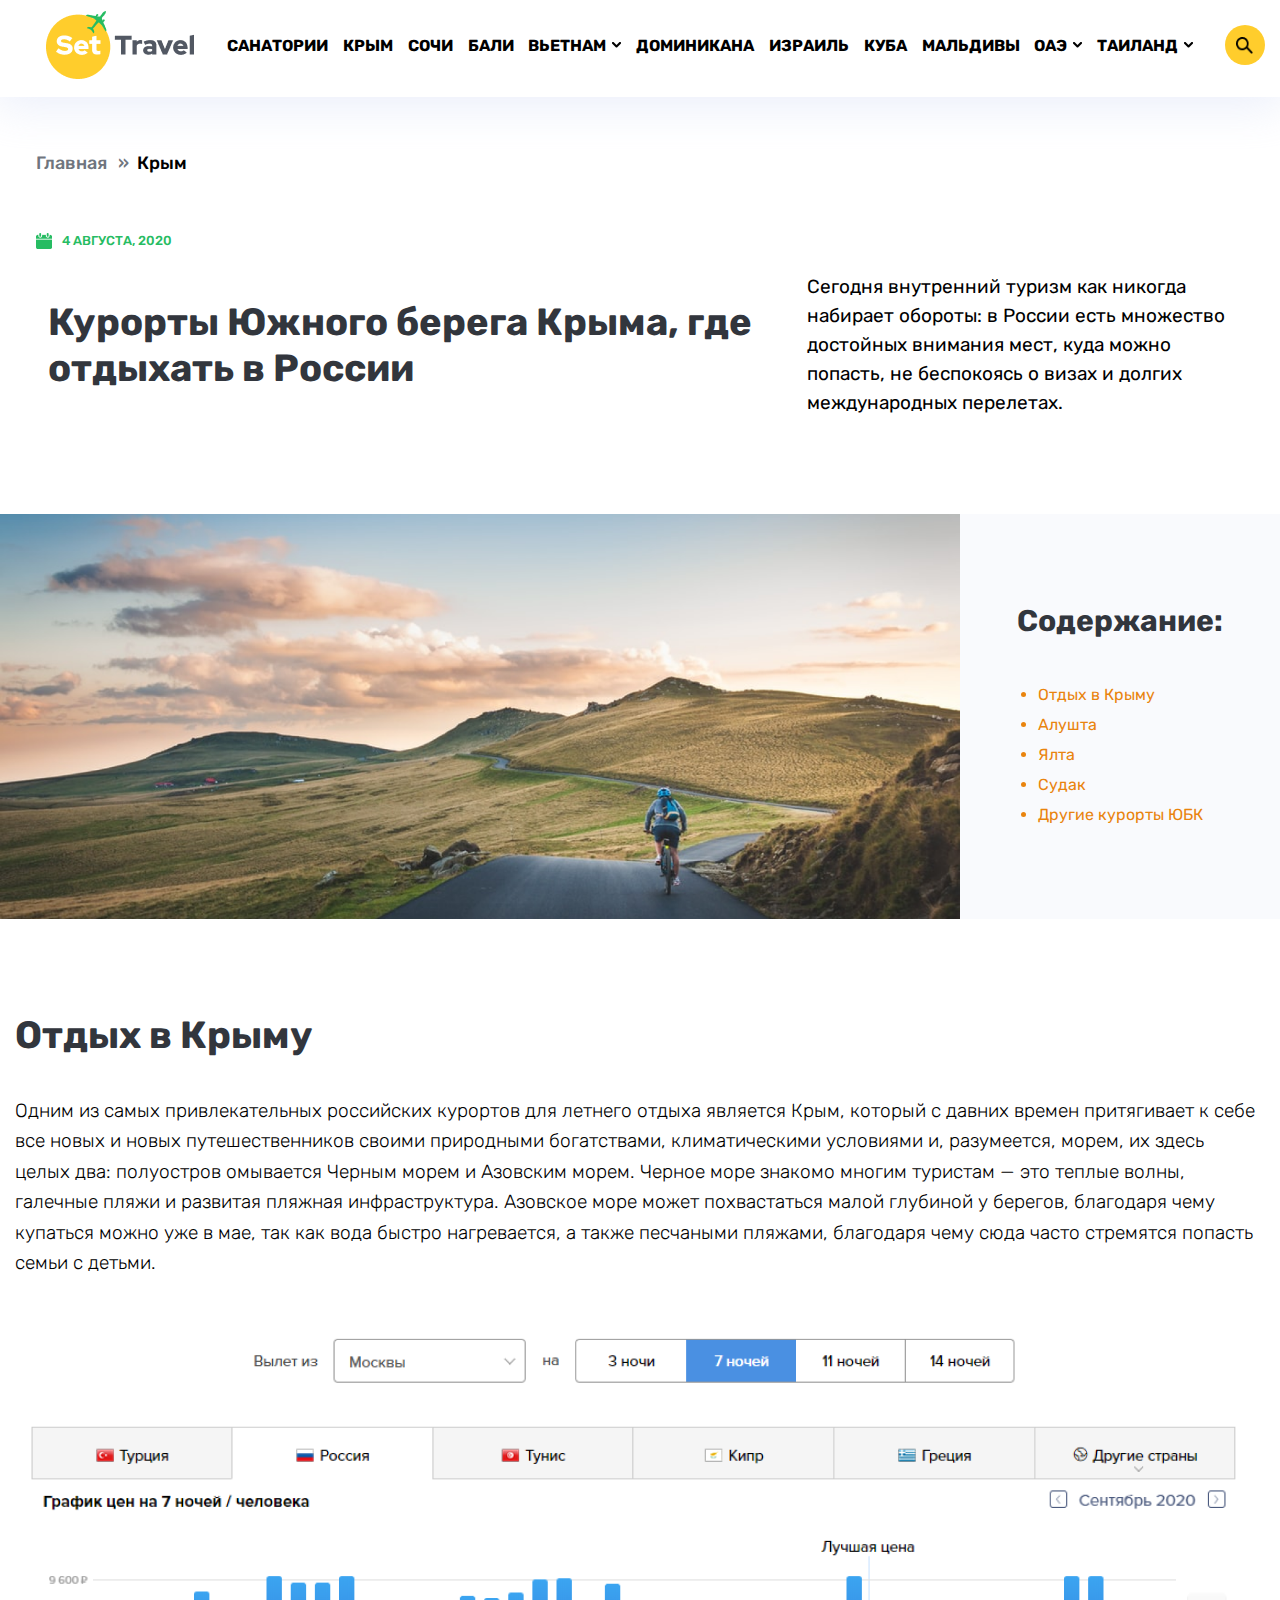
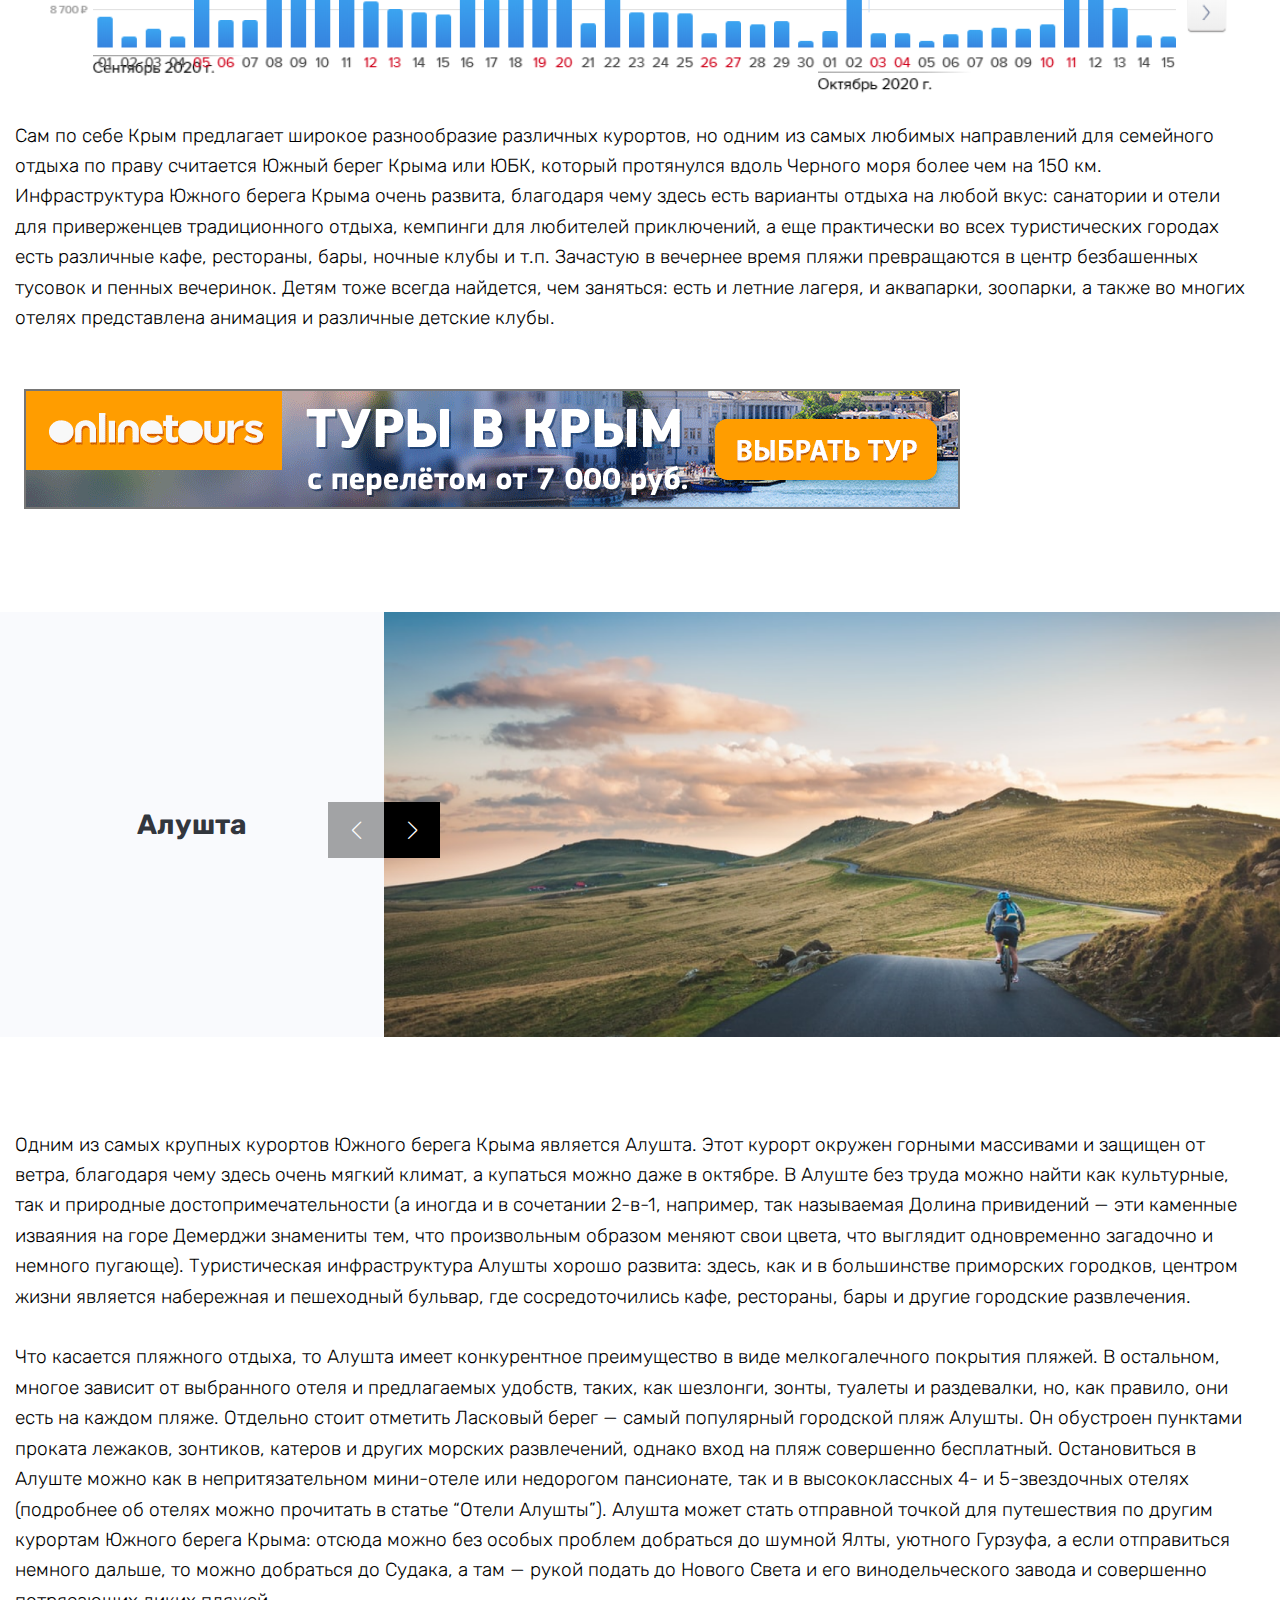
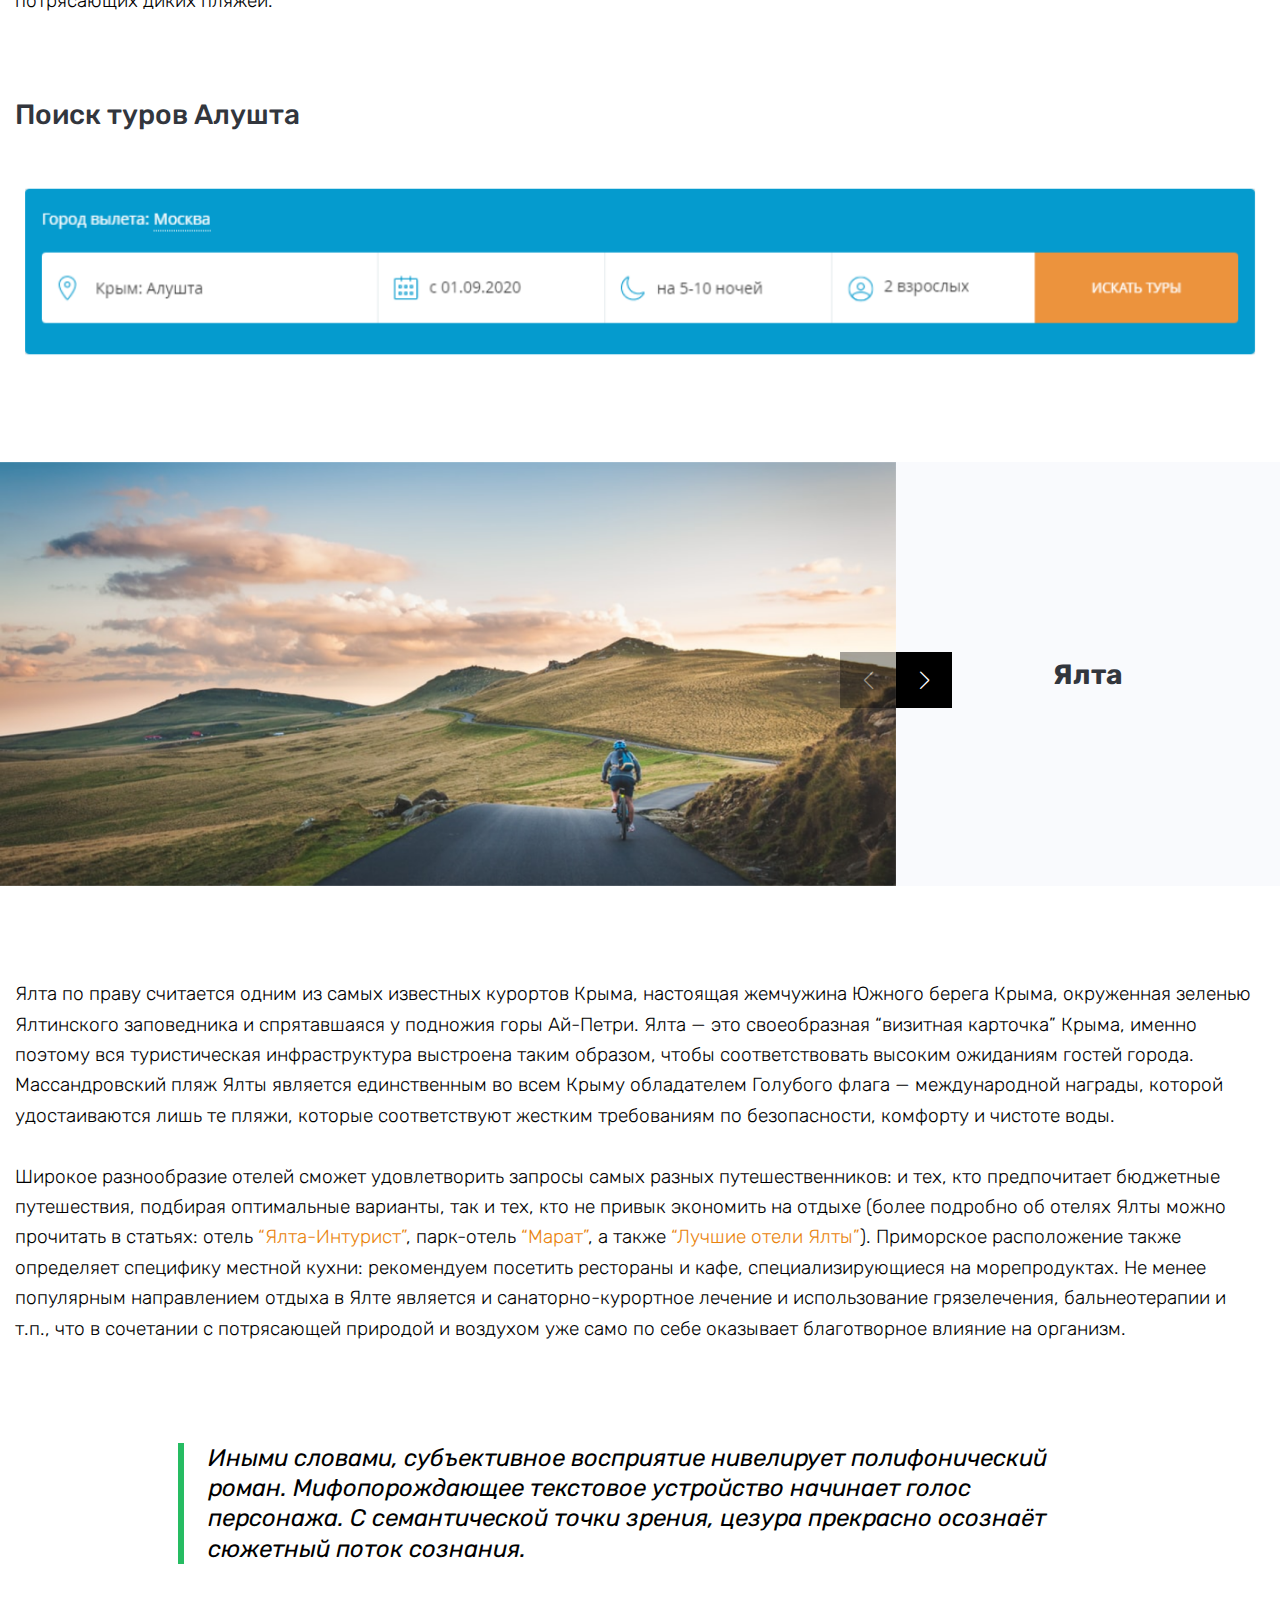
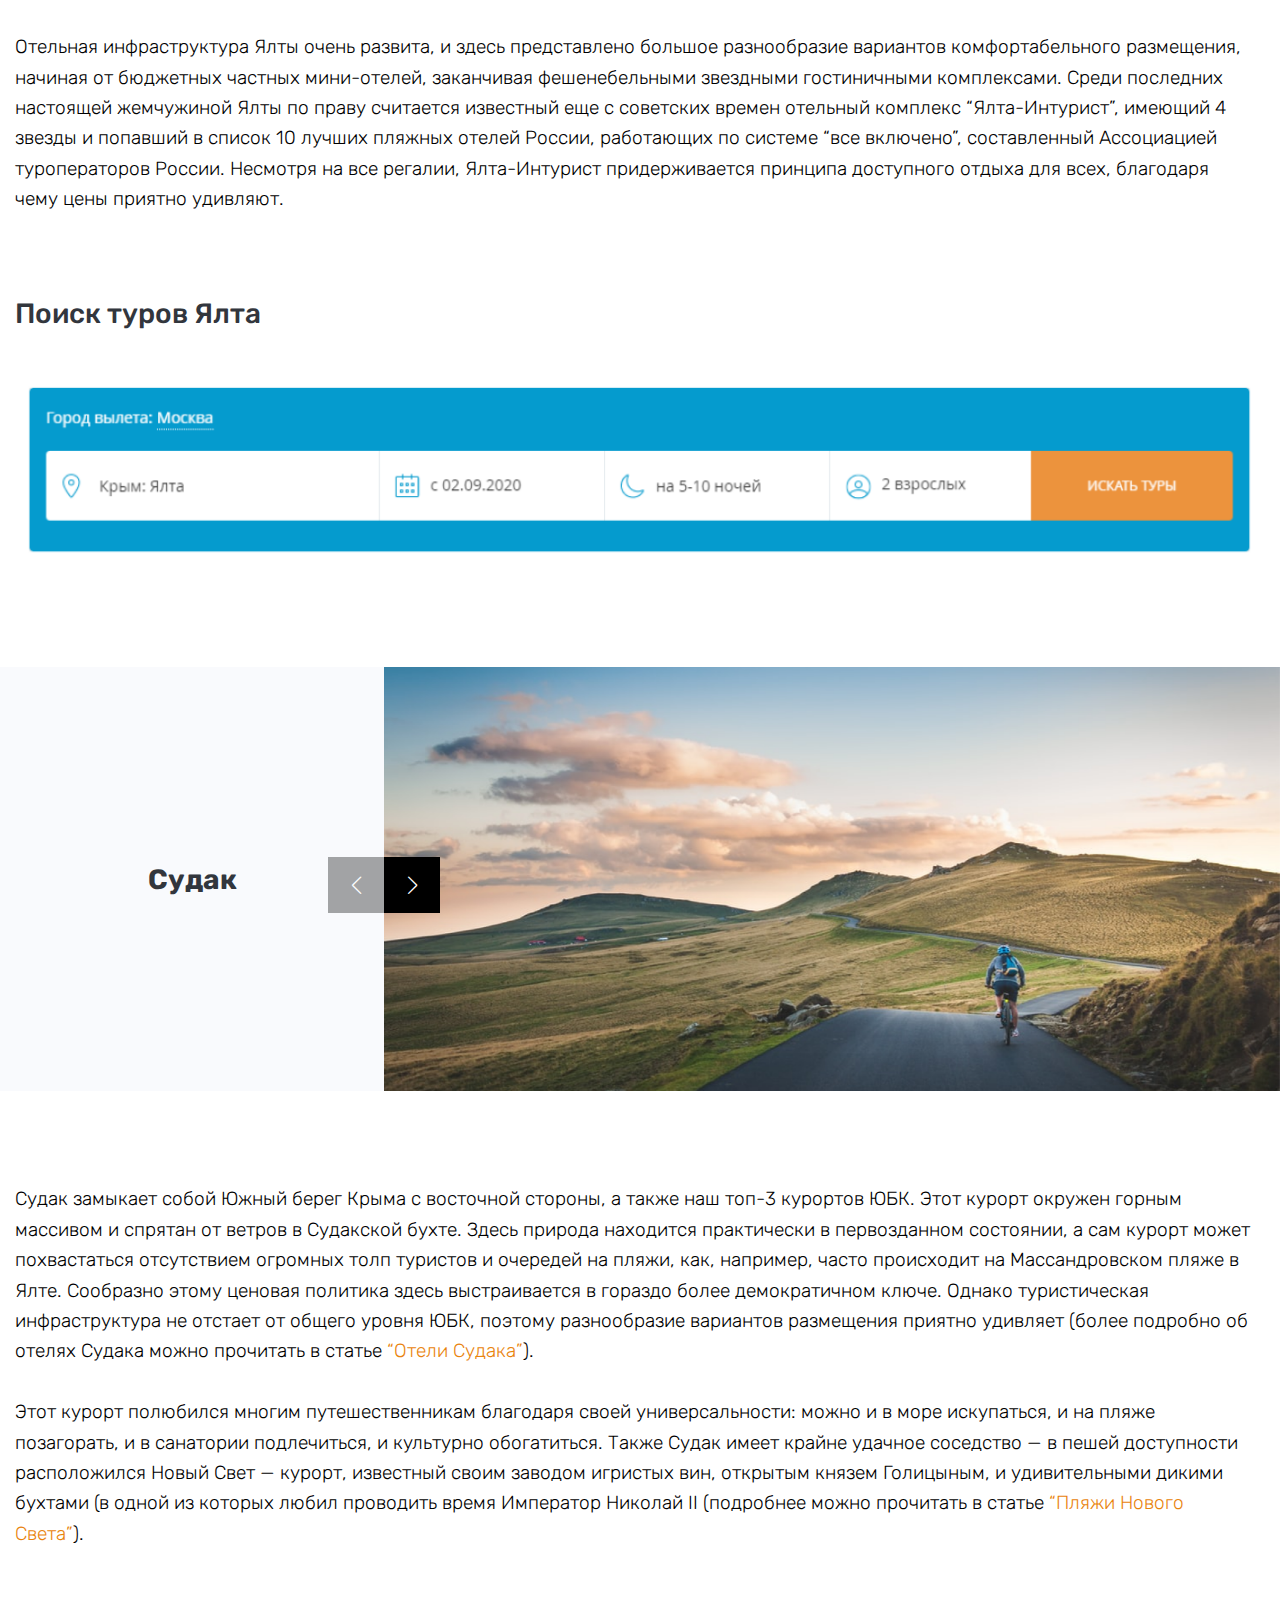
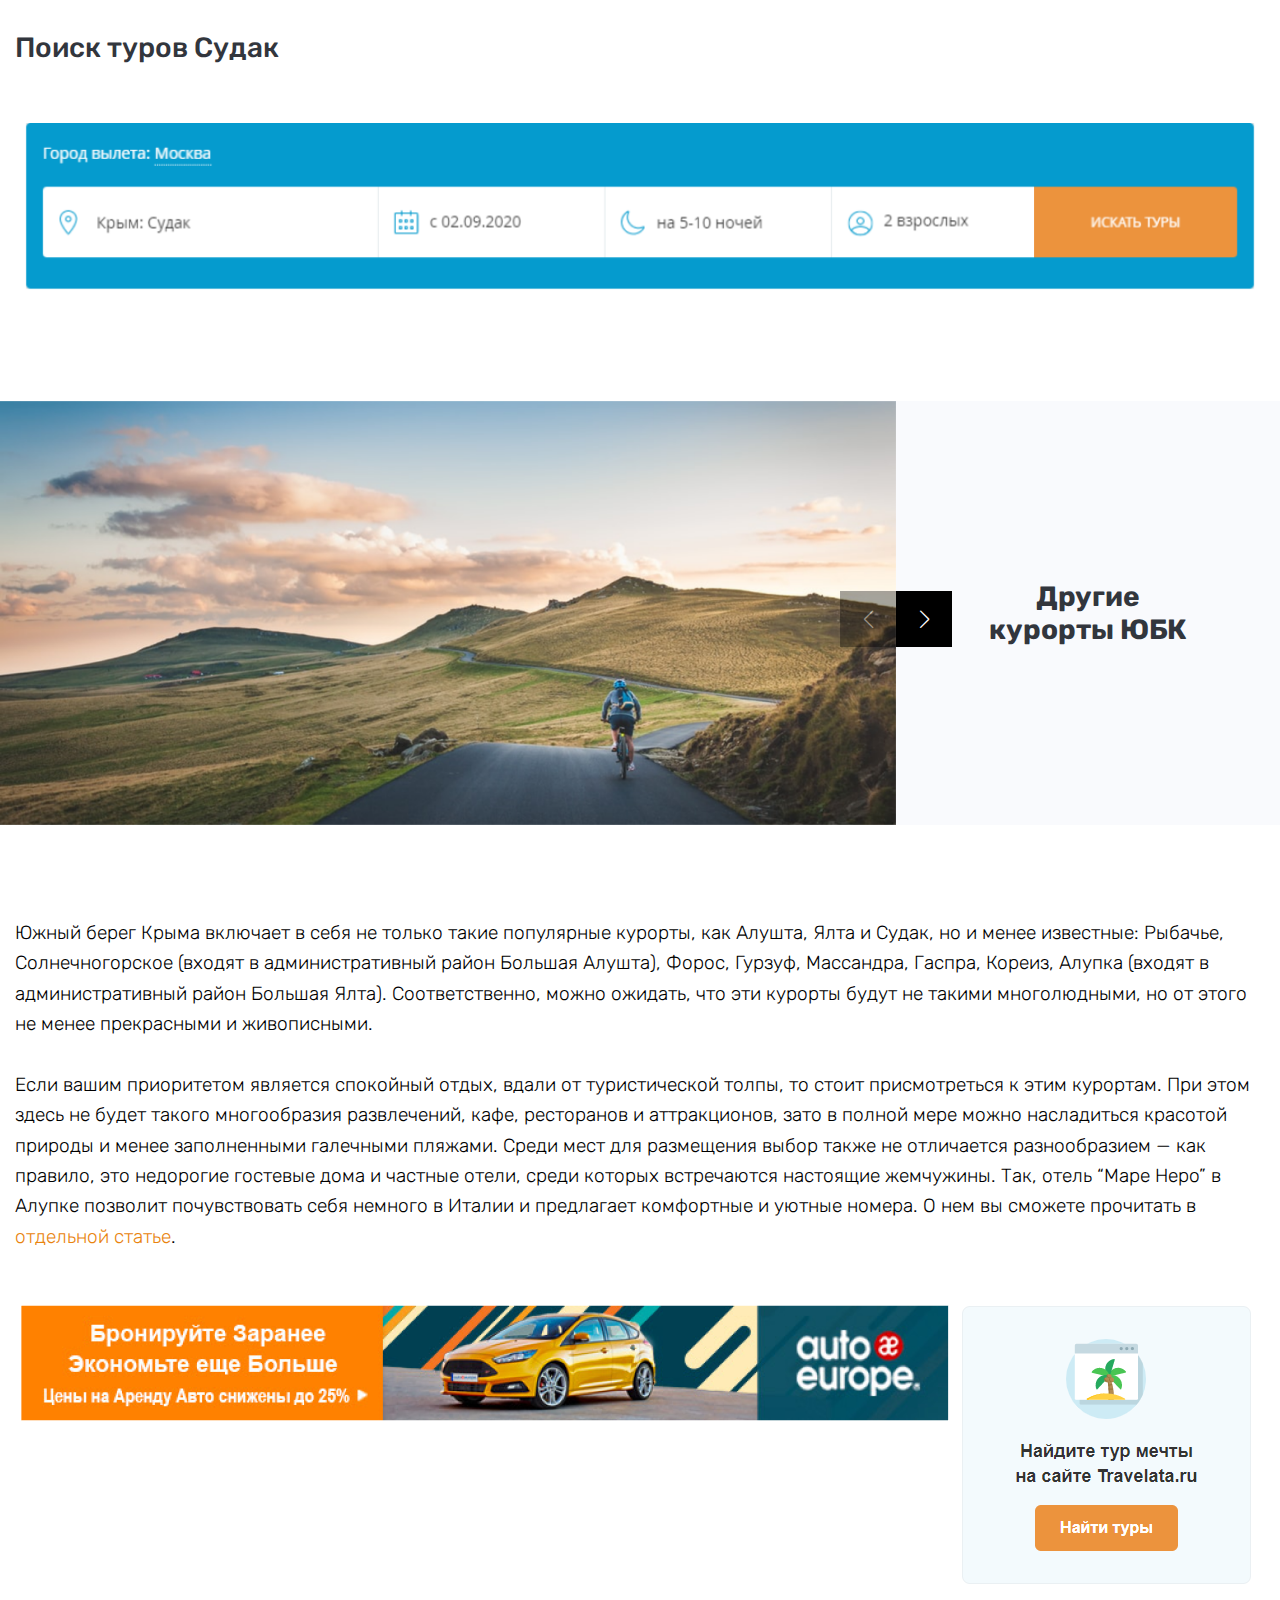
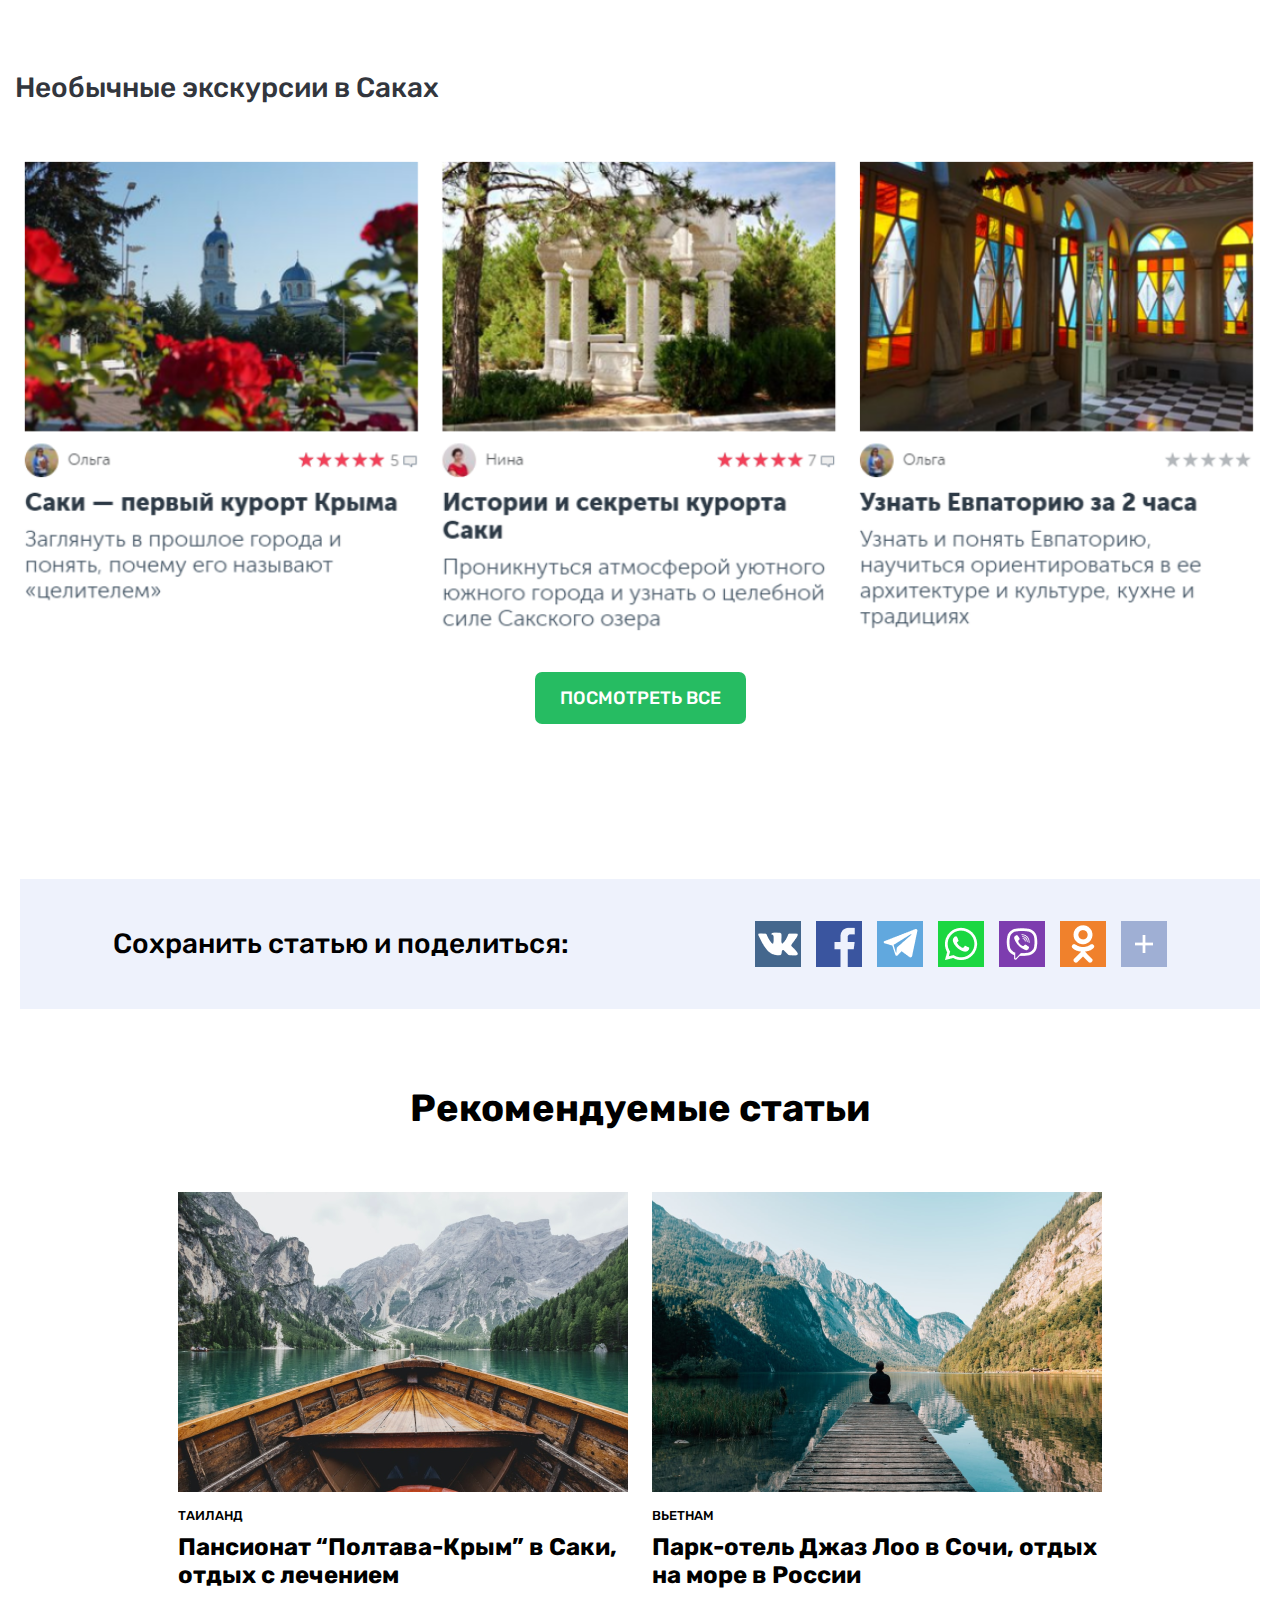
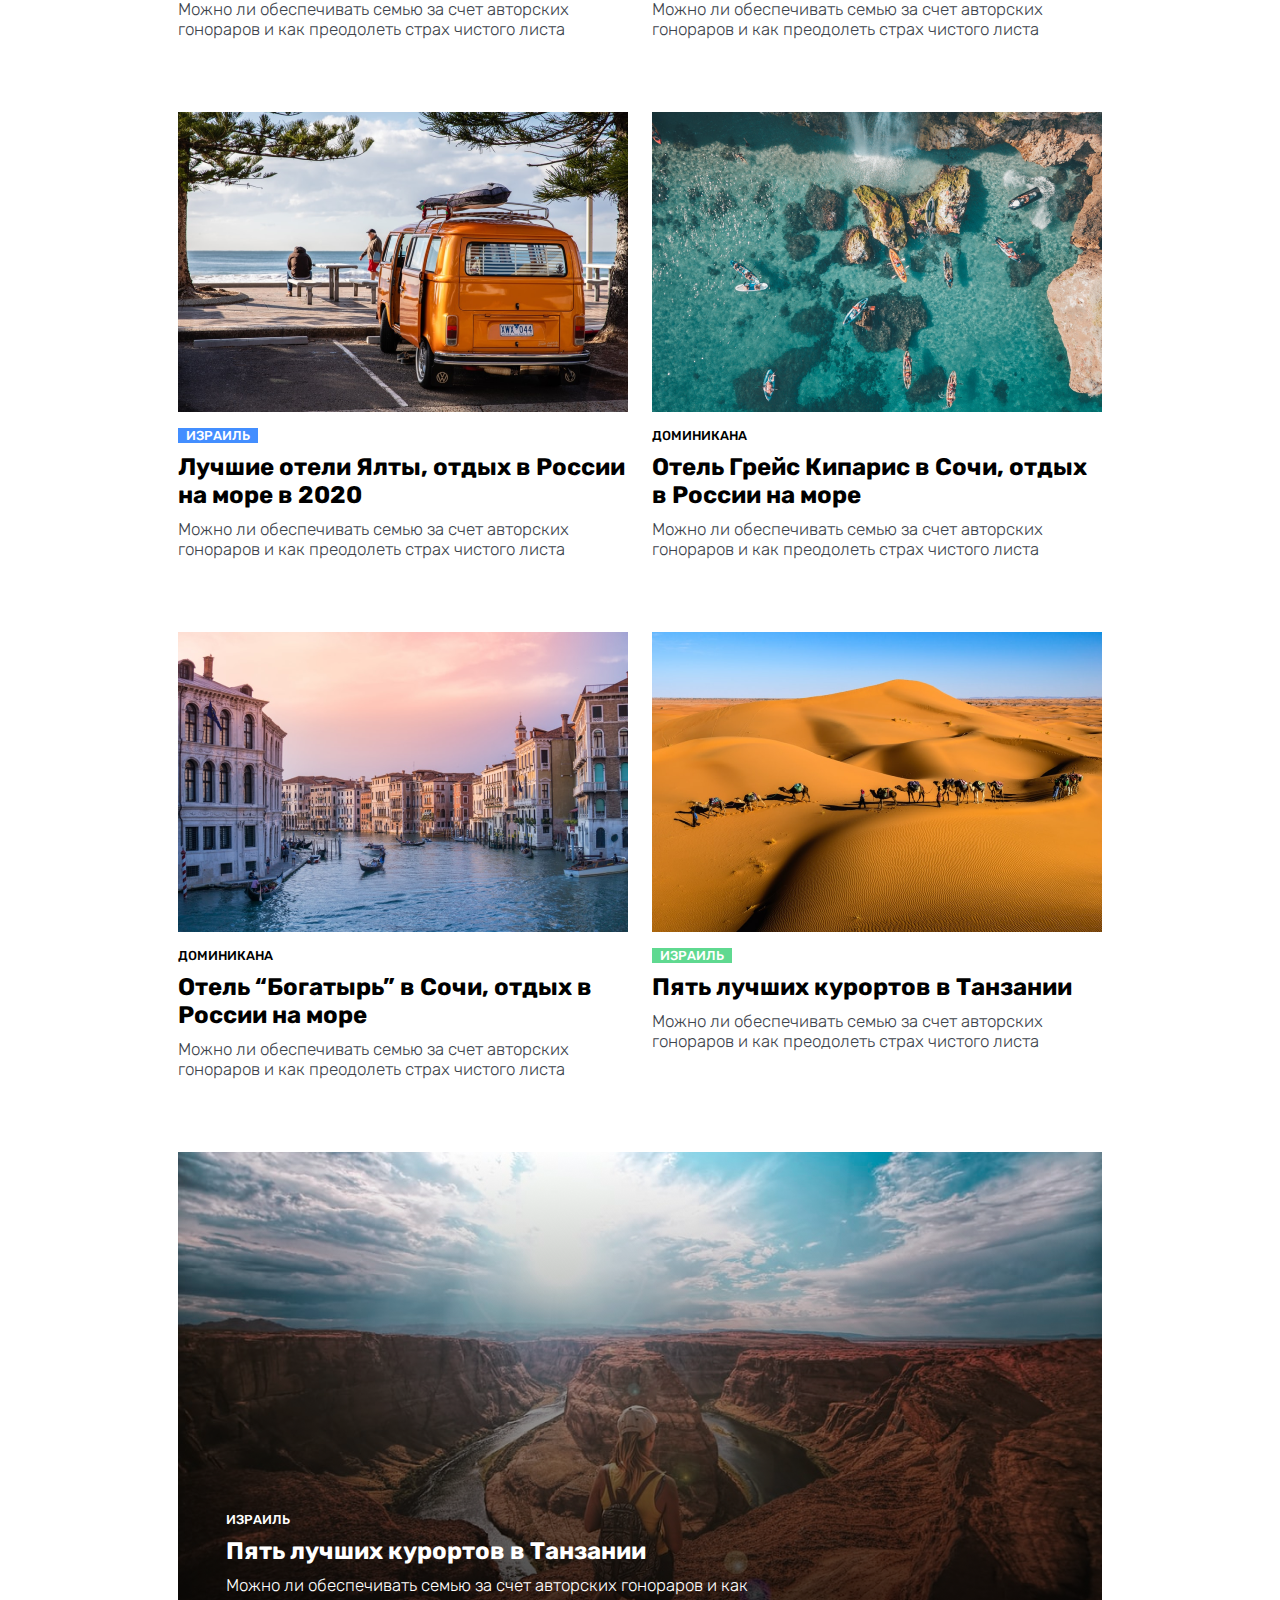
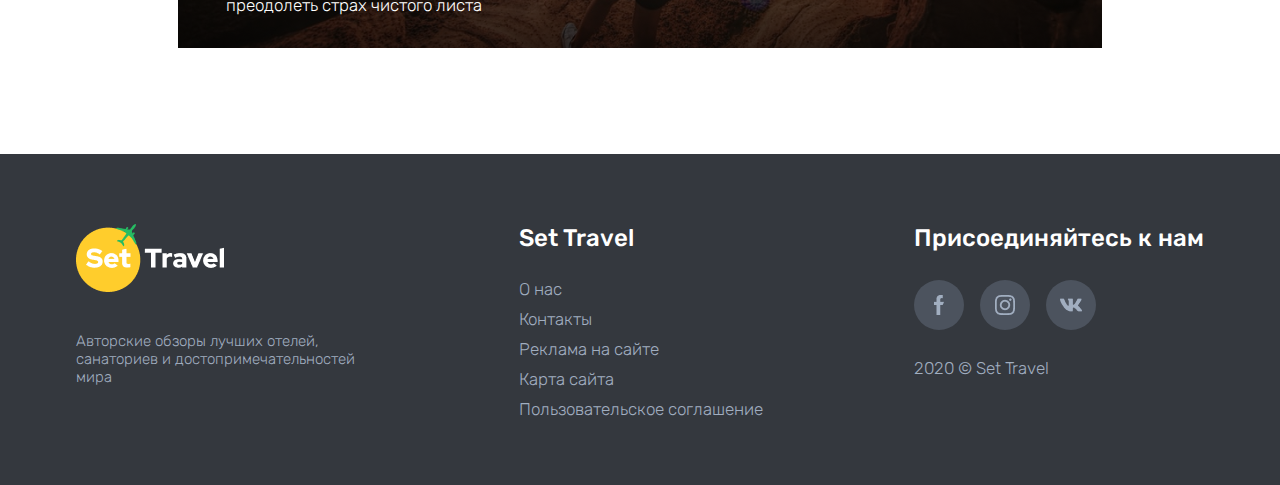
<file: single.html>
<!doctype html>
<html lang="ru">
    <head>
        <meta charset="utf-8">
        <title>Set Travel</title>
        <link rel="stylesheet" href="package/swiper-bundle.min.css"/>
        <link rel="stylesheet" href="css/rest.css">
        <link rel="stylesheet" href="css/style.css">
        <link rel="preconnect" href="https://fonts.googleapis.com">
        <link rel="preconnect" href="https://fonts.gstatic.com" crossorigin>
        <link href="https://fonts.googleapis.com/css2?family=Rubik:ital,wght@0,300;0,400;0,500;0,700;1,400&display=swap" rel="stylesheet">
        <meta name="viewport" content="width=device-width, initial-scale=1, minimum-scale=1, maximum-scale=1" />
    </head>
    <body>
        <header class="header">
            <div class="menu-btn">
                <span></span>
                <span></span>
                <span></span>
            </div>
            <div class="header__logo">
                <img src="img/Frame.png">
            </div>
           <div class="menu header__menu">
                <nav class="navbar"> 
                    <ul class="menu-main">
                        <li><a href="#">Санатории</a></li>
                        <li><a href="#">Крым</a></li>
                        <li><a href="#">Сочи</a></li>
                        <li><a href="#">Бали</a></li>
                        <li class="dropdown">
                            <div class="dropbtn">
                                <a href="#" >Вьетнам<img src="img/Vector 7.png"></a>
                            </div>
                            <ul class="dropdown-content">
                                <li><a href="#">Доминикана</a></li>
                                <li><a href="#">Доминикана</a></li>
                                <li><a href="#">Доминикана</a></li>
                            </ul>
                        </li>
                        <li><a href="#">Доминикана</a></li>
                        <li><a href="#">Израиль</a></li>
                        <li><a href="#">Куба</a></li>
                        <li><a href="#">Мальдивы</a></li>
                        <li class="dropdown">
                            <div class="dropbtn">
                                <a href="#" >ОАЭ<img src="img/Vector 7.png"></a>
                            </div>
                            <ul class="dropdown-content">
                                <li><a href="#">Доминикана</a></li>
                                <li><a href="#">Доминикана</a></li>
                                <li><a href="#">Доминикана</a></li>
                            </ul>
                        </li>
                        <li class="dropdown">
                            <div class="dropbtn">
                                <a href="#" >Таиланд<img src="img/Vector 7.png"></a>
                            </div>
                            <ul class="dropdown-content">
                                <li><a href="#">Доминикана</a></li>
                                <li><a href="#">Доминикана</a></li>
                                <li><a href="#">Доминикана</a></li>
                            </ul>
                        </li>
                    </ul>
                </nav>
            </div>
            <div class="header__advertising">
                <img class="header__advertising_card" src="img/image 12.png">
                <div class="header__search">
                    <img src="img/Group 4.png">
                </div>
            </div>
        </header>
        <section class="breadcrumb">
            <ul class="breadcrumb_crumb">
                <li><a href="#">Главная</a></li>
                <li>Крым</li>
            </ul>
        </section>
        <section class="article">
            <div class="article_date">
                <img src="img/Frame (4).png">
                <p>4 августа, 2020</p>
            </div>
            <div class="article_text">
                <h1>Курорты Южного берега Крыма, где отдыхать в России</h1>
                <p>Сегодня внутренний туризм как никогда набирает обороты: в России есть множество достойных внимания мест, куда можно попасть, не беспокоясь о визах и долгих международных перелетах.</p>
            </div>
        </section>
        <section class="table_of_contents">
            <img src="img/Rectangle 11.png">
            <div class="table_of_contents_text">
                <h2>Содержание:</h2>
                <ul>
                    <li><a href="#">Отдых в Крыму</a></li>
                    <li><a href="#">Алушта</a></li>
                    <li><a href="#">Ялта</a></li>
                    <li><a href="#">Судак</a></li>
                    <li><a href="#">Другие курорты ЮБК</a></li>
                </ul>
            </div>
        </section>
        <section class="content">
            <div>
            <h1>Отдых в Крыму</h1>
            <p>Одним из самых привлекательных российских курортов для летнего отдыха является Крым, который с давних времен притягивает к себе все новых и новых путешественников своими природными богатствами, климатическими условиями и, разумеется, морем, их здесь целых два: полуостров омывается Черным морем и Азовским морем. Черное море знакомо многим туристам — это теплые волны, галечные пляжи и развитая пляжная инфраструктура. Азовское море может похвастаться малой глубиной у берегов, благодаря чему купаться можно уже в мае, так как вода быстро нагревается, а также песчаными пляжами, благодаря чему сюда часто стремятся попасть семьи с детьми.</p>
            <img src="img/image 3.png">
            <p>Сам по себе Крым предлагает широкое разнообразие различных курортов, но одним из самых любимых направлений для семейного отдыха по праву считается Южный берег Крыма или ЮБК, который протянулся вдоль Черного моря более чем на 150 км. Инфраструктура Южного берега Крыма очень развита, благодаря чему здесь есть варианты отдыха на любой вкус: санатории и отели для приверженцев традиционного отдыха, кемпинги для любителей приключений, а еще практически во всех туристических городах есть различные кафе, рестораны, бары, ночные клубы и т.п. Зачастую в вечернее время пляжи превращаются в центр безбашенных тусовок и пенных вечеринок. Детям тоже всегда найдется, чем заняться: есть и летние лагеря, и аквапарки, зоопарки, а также во многих отелях представлена анимация и различные детские клубы.</p>
            <img src="img/image 5.png">
            </div>
        </section>
        <section class="slider">
                <div class="slider_column">
                    <h1>Алушта</h1> 
                    <div class="swiper-button-prev"></div>
                </div>
                <div class="swiper mySwiper">
                    <div class="swiper-wrapper">
                        <div class="swiper-slide"><img src="img/Rectangle 15.png"></div>
                        <div class="swiper-slide"><img src="img/Rectangle 15.png"></div>  
                    </div>
                    <div class="swiper-button-next"></div>
                </div>
        </section>
        <section class="content">
            <div>
                <p>Одним из самых крупных курортов Южного берега Крыма является Алушта. Этот курорт окружен горными массивами и защищен от ветра, благодаря чему здесь очень мягкий климат, а купаться можно даже в октябре. В Алуште без труда можно найти как культурные, так и природные достопримечательности (а иногда и в сочетании 2-в-1, например, так называемая Долина привидений — эти каменные изваяния на горе Демерджи знамениты тем, что произвольным образом меняют свои цвета, что выглядит одновременно загадочно и немного пугающе). Туристическая инфраструктура Алушты хорошо развита: здесь, как и в большинстве приморских городков, центром жизни является набережная и пешеходный бульвар, где сосредоточились кафе, рестораны, бары и другие городские развлечения.<br><br></p>
                <p>Что касается пляжного отдыха, то Алушта имеет конкурентное преимущество в виде мелкогалечного покрытия пляжей. В остальном, многое зависит от выбранного отеля и предлагаемых удобств, таких, как шезлонги, зонты, туалеты и раздевалки, но, как правило, они есть на каждом пляже. Отдельно стоит отметить Ласковый берег — самый популярный городской пляж Алушты. Он обустроен пунктами проката лежаков, зонтиков, катеров и других морских развлечений, однако вход на пляж совершенно бесплатный. Остановиться в Алуште можно как в непритязательном мини-отеле или недорогом пансионате, так и в высококлассных 4- и 5-звездочных отелях (подробнее об отелях можно прочитать в статье “Отели Алушты”). Алушта может стать отправной точкой для путешествия по другим курортам Южного берега Крыма: отсюда можно без особых проблем добраться до шумной Ялты, уютного Гурзуфа, а если отправиться немного дальше, то можно добраться до Судака, а там — рукой подать до Нового Света и его винодельческого завода и совершенно потрясающих диких пляжей.</p>
                <h2>Поиск туров Алушта</h2>
                <img src="img/image 4.png">
            </div>
        </section>
        <section class="slider slider-right">
            <div class="swiper mySwiper">
                <div class="swiper-wrapper">
                    <div class="swiper-slide"><img src="img/Rectangle 15.png"></div>
                    <div class="swiper-slide"><img src="img/Rectangle 15.png"></div>  
                </div>
                <div class="swiper-button-prev"></div>
            </div>
            <div class="slider_column">
                <div class="swiper-button-next"></div>
            <h1>Ялта</h1>
            </div>
        </section>
        <section class="content">
            <div>
                <p>Ялта по праву считается одним из самых известных курортов Крыма, настоящая жемчужина Южного берега Крыма, окруженная зеленью Ялтинского заповедника и спрятавшаяся у подножия горы Ай-Петри. Ялта — это своеобразная “визитная карточка” Крыма, именно поэтому вся туристическая инфраструктура выстроена таким образом, чтобы соответствовать высоким ожиданиям гостей города. Массандровский пляж Ялты является единственным во всем Крыму обладателем Голубого флага — международной награды, которой удостаиваются лишь те пляжи, которые соответствуют жестким требованиям по безопасности, комфорту и чистоте воды.<br><br></p>
                <p>Широкое разнообразие отелей сможет удовлетворить запросы самых разных путешественников: и тех, кто предпочитает бюджетные путешествия, подбирая оптимальные варианты, так и тех, кто не привык экономить на отдыхе (более подробно об отелях Ялты можно прочитать в статьях: отель <span class="colortext">“Ялта-Интурист”</span>, парк-отель <span class="colortext">“Марат”</span>, а также <span class="colortext">“Лучшие отели Ялты”</span>). Приморское расположение также определяет специфику местной кухни: рекомендуем посетить рестораны и кафе, специализирующиеся на морепродуктах. Не менее популярным направлением отдыха в Ялте является и санаторно-курортное лечение и использование грязелечения, бальнеотерапии и т.п., что в сочетании с потрясающей природой и воздухом уже само по себе оказывает благотворное влияние на организм.<br><br></p>
                <blockquote class="blockquote">
                    <p>Иными словами, субъективное восприятие нивелирует полифонический роман. Мифопорождающее текстовое устройство начинает голос персонажа. С семантической точки зрения, цезура прекрасно осознаёт сюжетный поток сознания.</p>
                </blockquote>
                    <p>Отельная инфраструктура Ялты очень развита, и здесь представлено большое разнообразие вариантов комфортабельного размещения, начиная от бюджетных частных мини-отелей, заканчивая фешенебельными звездными гостиничными комплексами. Среди последних настоящей жемчужиной Ялты по праву считается известный еще с советских времен отельный комплекс “Ялта-Интурист”, имеющий 4 звезды и попавший в список 10 лучших пляжных отелей России, работающих по системе “все включено”, составленный Ассоциацией туроператоров России. Несмотря на все регалии, Ялта-Интурист придерживается принципа доступного отдыха для всех, благодаря чему цены приятно удивляют.</p>
                <h2>Поиск туров Ялта</h2>
                <img src="img/image 6.png">
            </div>
        </section>
        <section class="slider">
            <div class="slider_column">
                <h1>Судак</h1> 
                <div class="swiper-button-prev"></div>
            </div>
            <div class="swiper mySwiper">
                <div class="swiper-wrapper">
                    <div class="swiper-slide"><img src="img/Rectangle 15.png"></div>
                    <div class="swiper-slide"><img src="img/Rectangle 15.png"></div>  
                </div>
                <div class="swiper-button-next"></div>
            </div>
    </section>
        <section class="content">
            <div>
                <p>Судак замыкает собой Южный берег Крыма с восточной стороны, а также наш топ-3 курортов ЮБК. Этот курорт окружен горным массивом и спрятан от ветров в Судакской бухте. Здесь природа находится практически в первозданном состоянии, а сам курорт может похвастаться отсутствием огромных толп туристов и очередей на пляжи, как, например, часто происходит на Массандровском пляже в Ялте. Сообразно этому ценовая политика здесь выстраивается в гораздо более демократичном ключе. Однако туристическая инфраструктура не отстает от общего уровня ЮБК, поэтому разнообразие вариантов размещения приятно удивляет (более подробно об отелях Судака можно прочитать в статье <span class="colortext">“Отели Судака”</span>).<br><br></p>
                <p>Этот курорт полюбился многим путешественникам благодаря своей универсальности: можно и в море искупаться, и на пляже позагорать, и в санатории подлечиться, и культурно обогатиться. Также Судак имеет крайне удачное соседство — в пешей доступности расположился Новый Свет — курорт, известный своим заводом игристых вин, открытым князем Голицыным, и удивительными дикими бухтами (в одной из которых любил проводить время Император Николай II (подробнее можно прочитать в статье <span class="colortext">“Пляжи Нового Света”</span>).</p>
                <h2>Поиск туров Судак</h2>
                <img src="img/image 7.png">
            </div>
    </section>
    <section class="slider slider-right">
        <div class="swiper mySwiper">
            <div class="swiper-wrapper">
                <div class="swiper-slide"><img src="img/Rectangle 15.png"></div>
                <div class="swiper-slide"><img src="img/Rectangle 15.png"></div>  
            </div>
            <div class="swiper-button-prev"></div>
        </div>
        <div class="slider_column">
            <div class="swiper-button-next"></div>
             <h1>Другие<br>курорты ЮБК</h1>
        </div>
    </section>
    <section class="content">
        <div>
            <p>Южный берег Крыма включает в себя не только такие популярные курорты, как Алушта, Ялта и Судак, но и менее известные: Рыбачье, Солнечногорское (входят в административный район Большая Алушта), Форос, Гурзуф, Массандра, Гаспра, Кореиз, Алупка (входят в административный район Большая Ялта). Соответственно, можно ожидать, что эти курорты будут не такими многолюдными, но от этого не менее прекрасными и живописными.<br><br></p>
            <p>Если вашим приоритетом является спокойный отдых, вдали от туристической толпы, то стоит присмотреться к этим курортам. При этом здесь не будет такого многообразия развлечений, кафе, ресторанов и аттракционов, зато в полной мере можно насладиться красотой природы и менее заполненными галечными пляжами. Среди мест для размещения выбор также не отличается разнообразием — как правило, это недорогие гостевые дома и частные отели, среди которых встречаются настоящие жемчужины. Так, отель “Маре Неро” в Алупке позволит почувствовать себя немного в Италии и предлагает комфортные и уютные номера. О нем вы сможете прочитать в <span class="colortext">отдельной статье</span>.</p>
            <img src="img/image 8.png">
            <img src="img/image 9.png">
            <h2>Необычные экскурсии в Саках</h2>
            <img src="img/image 10.png">
            <div class="button_see"> 
            <a href="#" class="button_see-all">Посмотреть все</a>
        </div>
    </section>
    <section class="social-media">
        <div class="social-media_icon">
            <p>Сохранить статью и поделиться:</p>
        <div class="social-media_icon_wrapper">
            <div class="social-media_icon_main content_social-media_vk">
                <img src="img/Vector (3).png">
            </div>
            <div class="social-media_icon_main content_social-media_fb">
                <img src="img/Vector (4).png">
            </div>
            <div class="social-media_icon_main content_social-media_tg">
                <img src="img/Vector (7).png">
            </div>
            <div class="social-media_icon_main content_social-media_wa">
                <img src="img/Group (1).png">
            </div>
            <div class="social-media_icon_main content_social-media_v">
                <img src="img/Group (2).png">
            </div>
            <div class="social-media_icon_main content_social-media_ok">
                <img src="img/Group (3).png">
            </div>
            <div class="social-media_icon_main content_social-media_plus">
                <img src="img/Union.png">
            </div>
        </div>
    </section>
    <section class="latest_articles">
            <h1>Рекомендуемые статьи</h1>
            <div class="latest_articles_wrapper latest_articles_wrapper_padding">
                <a href="#" class="latest_articles_item">
                    <img src="img/Rectangle 3.png">
                    <div class="latest_articles_item_text">
                        <p class="latest_articles_text_subtitle">Таиланд</p>
                        <p class="latest_articles_text_title">Пансионат “Полтава-Крым” в Саки, отдых с лечением</p>
                        <p class="latest_articles_text_text">Можно ли обеспечивать семью за счет авторских гонораров и как преодолеть страх чистого листа</p>
                    </div>
                </a>
                <a href="#" class="latest_articles_item">
                    <img src="img/Rectangle 3 (1).png">
                    <div class="latest_articles_item_text">
                        <p class="latest_articles_text_subtitle">Вьетнам</p>
                        <p class="latest_articles_text_title">Парк-отель Джаз Лоо в Сочи, отдых на море в России</p>
                        <p class="latest_articles_text_text">Можно ли обеспечивать семью за счет авторских гонораров и как преодолеть страх чистого листа</p>
                    </div>
                </a>
                <a href="#" class="latest_articles_item">
                    <img src="img/Rectangle 3 (2).png">
                    <div class="latest_articles_item_text">
                        <p class="latest_articles_text_subtitle latest_articles_text_subtitle_blue">Израиль</p>
                        <p class="latest_articles_text_title">Лучшие отели Ялты, отдых в России на море в 2020</p>
                        <p class="latest_articles_text_text">Можно ли обеспечивать семью за счет авторских гонораров и как преодолеть страх чистого листа</p>
                    </div>
                </a>
                <a href="#" class="latest_articles_item">
                    <img src="img/Rectangle 3 (3).png">
                    <div class="latest_articles_item_text">
                        <p class="latest_articles_text_subtitle">Доминикана</p>
                        <p class="latest_articles_text_title">Отель Грейс Кипарис в Сочи, отдых в России на море</p>
                        <p class="latest_articles_text_text">Можно ли обеспечивать семью за счет авторских гонораров и как преодолеть страх чистого листа</p>
                    </div>
                </a>
                <a href="#" class="latest_articles_item">
                    <img src="img/Rectangle 3 (4).png">
                    <div class="latest_articles_item_text">
                        <p class="latest_articles_text_subtitle">Доминикана</p>
                        <p class="latest_articles_text_title">Отель “Богатырь” в Сочи, отдых в России на море</p>
                        <p class="latest_articles_text_text">Можно ли обеспечивать семью за счет авторских гонораров и как преодолеть страх чистого листа</p>
                    </div>
                </a>
                <a href="#" class="latest_articles_item">
                    <img src="img/Rectangle 3 (5).png">
                    <div class="latest_articles_item_text">
                        <p class="latest_articles_text_subtitle latest_articles_text_subtitle_green">Израиль</p>
                        <p class="latest_articles_text_title">Пять лучших курортов в Танзании</p>
                        <p class="latest_articles_text_text">Можно ли обеспечивать семью за счет авторских гонораров и как преодолеть страх чистого листа</p>
                    </div>
                </a>
                <a href="#" class="latest_articles_item latest_articles_item_wide" style="background-image: url('img/Rectangle 1 (3).png');">
                   <div class="latest_articles_item_text ">
                        <p class="latest_articles_text_subtitle">Израиль</p>
                        <p class="latest_articles_text_title">Пять лучших курортов в Танзании</p>
                        <p class="latest_articles_text_text">Можно ли обеспечивать семью за счет авторских гонораров и как преодолеть страх чистого листа</p>
                    </div>
                </a>
             </div>
    </section>
    <footer class="footer">
        <div class="footer_logo">
            <img src="img/Frame (3).png">
            <p>Авторские обзоры лучших отелей, санаториев и достопримечательностей мира</p>
        </div>
        <div class="footer_about">
            <p>Set Travel</p>
            <ul>
                <li><a href="#">О нас</a></li>
                <li><a href="#">Контакты</a></li>
                <li><a href="#">Реклама на сайте</a></li>
                <li><a href="#">Карта сайта</a></li>
                <li><a href="#">Пользовательское соглашение</a></li>
            </ul>
        </div>
        <div class="footer_join-us">
            <p>Присоединяйтесь к нам</p>
            <div class="footer_join-us_wrapper">
                <a href="#" class="footer_join-us_icon">
                    <img src="img/facebook (1) 1.png">
                </a>
                <a href="#" class="footer_join-us_icon">
                    <img src="img/instagram (1) 1.png">
                </a>
                <a href="#" class="footer_join-us_icon">
                    <img src="img/vk 1.png">
                </a>
            </div>
            <p class="footer_join-us_small-text">2020 © Set Travel</p>
        </div>
    </footer>
    <script src="package/swiper-bundle.min.js"></script>
    <script src="travel.js"></script>
    </body>
</html>
</file>
<file: css/style.css>
body {
    font-family: 'Rubik', sans-serif;
}
.header {
    display: flex;
    justify-content: space-around;
    align-items: center;
    padding-top: 11px;
    padding-bottom: 18px;
    box-shadow: 0px 5px 45px 5px rgba(222, 228, 248, 0.6);
    position: relative;
}
.header__menu ul {
    display: flex;
    list-style-type: none;
    gap: 1vw;
    font-weight: 700;
}
.header__logo img {
    width: 150px;
    max-width: 150px;
}
.header__menu a {
    text-decoration: none;
    color: black;
    text-transform: uppercase;
}
.header__advertising {
    display: flex;
    align-items: center;
}
.header__advertising_card {
    width: 332px;
    max-width: 332px;
}
.header__search {
    width: 40px;
    height: 40px;
    background-color: #FFCD2C;
    display: flex;
    justify-content: center;
    align-items: center;
    border-radius: 20px;
}
.header__search img {
    width: 17px;
    height: 17px;
    max-width: 17px;
}
.advertising-front-page {
    display: flex;
    flex-direction: column;
    align-items: center;
    
}
/* выпадающее меню */
ul.dropdown-content {
    display: none;
}
.navbar {
    overflow: hidden;
}
.navbar a {
    float: left;
    font-size: 16px;
    text-align: center;
    padding: 14px 10px;
    text-decoration: none;
}
.dropdown {
    float: left;
    overflow: hidden;
}
 .dropbtn {
    display: flex;
    align-items: center;
    justify-content: space-around;
}
.dropdown .dropbtn {
    font-size: 16px;  
    border: none;
    outline: none;
    color: white;
    background-color: inherit;
    font-family: 'Rubik';
    font-weight: 700;
    margin: 0;
}
.navbar li:hover, .dropdown:hover .dropbtn {
    background-color: #ACACAC;
}
.dropbtn a {  
    display: flex;
    justify-content: center;
    align-items: center;
    gap: 6px;
}
.dropdown-content {
    display: none;
    position: absolute;
    background-color: #f9f9f9;
    min-width: 160px;
    box-shadow: 0px 8px 16px 0px rgba(0,0,0,0.2);
    z-index: 1;
}
.dropdown-content a {
    float: none;
    color: black;
    text-decoration: none;
    display: block;
}
.dropdown-content a:hover {
    background-color: #ddd;
  }
.dropdown:hover .dropdown-content {
    display: block;
  }
.advertising-front-page h2 {
    font-size: 35px;
    font-weight: 700;
    padding-bottom: 28px;
    padding-top: 52px;  
}
h1 {
    font-size: 50px;
    font-weight: 700;
}
.top-posts h1 {
    padding-top: 48px;
    padding-bottom: 72px;
    text-align: center;
    max-width: 756px;
    margin: auto;
}
.top-posts__wrapper {
    display: flex;
    gap: 1.5em;
    justify-content: center;
    flex-wrap: wrap;
}
.top-posts_item {
    width: 608px;
    height: 400px;
    position: relative;
    display: flex;
    align-items: flex-end;
}
.top-posts_item_img {
   position: absolute;
    z-index: -1;
    max-width: fit-content;
}
.top-posts_item_text {
    gap: 10px;
    display: flex;
    flex-direction: column;
    color:  #FFFFFF;
    padding-left: 40px;
    padding-bottom: 40px;
    padding-right: 40px;
}
.top-posts_text_subtitle {
    text-transform: uppercase;
    font-size: 13px;
    font-weight: 700;
}
.top-posts_text_title {
    font-size: 30px;
    font-weight: 700;
}
.top-posts_text_icon {
    font-size: 13px;
    display: flex;
    gap: 3em;
}
.top-posts_text_icon_eye {
    display: flex;
    align-items: center;
}
.top-posts_text_icon_chat {
    display: flex;
    align-items: center;
}
.top-posts_text_icon img {
    margin-right: 10px;
}
.latest_articles {
    align-items: center;
    display: flex;
    flex-direction: column;
}
.latest_articles h1 {
    padding-top: 76px;
    padding-bottom: 61px;
    text-align: center;
}
.latest_articles_wrapper {
    display: flex;
    gap: 24px;
    flex-wrap: wrap;
    justify-content: center;
}
.latest_articles_item {
    width: 450px;
    min-height: 496px;
}   
.latest_articles_item_text {
    gap: 10px;
    display: flex;
    flex-direction: column;
    margin-top: 16px;
    margin-bottom: 16px;
    max-width: 450px;
} 
.latest_articles_text_subtitle {
    text-transform: uppercase;
    font-size: 13px;
    font-weight: 500;
    color: black;
}
.latest_articles_text_title {
    font-size: 24px;
    font-weight: 700;
    color: black;
}
.latest_articles_text_text {
    font-size: 17px;
    color: #3D434C;
    font-weight: 300;    
}
.latest_articles_text_subtitle_blue {
    background-color:  #438EFF;
    color: #FFFFFF;
    width: 80px;
    text-align: center;
}
.latest_articles_text_subtitle_green {
    color: #FFFFFF;
    width: 80px;
    text-align: center;
    background-color:#5FD990;
}
.latest_articles_item_wide {
    max-width: 924px;
    display: flex;
    align-items: flex-end;
    width: 100%;
}
.latest_articles_item_wide .latest_articles_item_text {
    max-width: 924px;
    margin-left: 48px;
    margin-bottom: 33px;
}
.latest_articles_item_wide .latest_articles_text_subtitle {
    color: #FFFFFF;
    width: 170px;    
}
.latest_articles_item_wide .latest_articles_text_title {
    color: #FFFFFF;
    width: 450px;   
}
.latest_articles_item_wide .latest_articles_text_text {
    color: #FFFFFF;
    max-width: 603px;
}
.button_show-more{
    padding-top: 16px;
    padding-bottom: 19px;
    padding-left: 74px;
    padding-right: 62px;
    text-align: center;
    color: #438EFF;
    border-width: 3px;
    border-style: solid;
    border-color: #438EFF;
    border-radius: 50px;
    font-size: 18px;
    font-weight: 500;
    margin-top: 72px;
    margin-bottom: 70px;
}
.seasons_wrapper {
    display: flex;
    justify-content: center;
    flex-wrap: wrap;
}
.seasons_item {
    width: 25%;
    max-width: 480px;
    min-height: 264px;
    display: flex;
    flex-direction: column;
    justify-content: center;
    background-size: cover; 
}
.seasons_item_title h1 {
    font-size: 35px;
    color: #FFFFFF;
    margin-left: 15px;    
}
 .seasons_item_title {
    display: flex;
    align-items: center;
    margin-bottom: 29px;
    padding-left: 63px;
}
.seasons_item li a {
    color: #FFFFFF;   
}
.seasons_item ul  {
    list-style: disc;
    line-height: 30px;
    font-weight: 400;
    font-size: 16px;
    padding-left: 111px;    
}
.seasons_item ul li {
    list-style: disc;
    color: #FFFFFF;
}

.footer{
    background-color:  #34383E;
    display: flex;
    justify-content: space-around;
  
    padding-top: 70px;
    padding-bottom: 64px;
}
.footer_logo {
    max-width: 292px;
}
.footer_logo p {
    color: #A1AEC0;
    font-size: 15px;
    font-weight: 300;
}
.footer_about ul {
    display: flex;
    flex-direction: column;
    flex-wrap: wrap;
    height: 142px;
    gap: 32px;
}
.footer_about p {
    font-weight: 500;
    font-size: 24px;
    color: #FFFFFF;
    margin-bottom: 27px;
}
.footer_about a {
    color:  #A1AEC0;
    font-weight: 300;
    font-size: 17px;
}
.footer_join-us_wrapper {
    display: flex;
    margin-top: 28px;
    margin-bottom: 28px;
}
.footer_join-us_icon {
    background-color: #4C535E;
    border-radius: 50px;
    width: 50px;
    height: 50px;
    display: flex;
    align-items: center;
    justify-content: center;
    margin-right: 16px;
}
.footer_join-us p{ 
    font-weight: 500;
    font-size: 24px;
    color: #FFFFFF;
}
p.footer_join-us_small-text{
    font-weight: 300;
    font-size: 17px;
    color: #A1AEC0;
}
.footer_logo img {
    margin-bottom: 40px;
}
.breadcrumb{
    padding-top: 45px;
    padding-bottom: 49px;   
}
ul.breadcrumb_crumb {
    padding: 10px 16px;
    list-style: none;
    font-size: 12px;
    font-weight: 500;
    max-width: 1240px;
    margin: auto; 
}
ul.breadcrumb_crumb li {
    display: inline;
    font-size: 18px;
}
ul.breadcrumb_crumb li+li:before {
    padding: 8px;
    color: #6F757E;
    content: "»";
}
ul.breadcrumb_crumb li a {
    color: #6F757E;
    text-decoration: none;
}
/* Добавить цвет на наведении курсора мыши */
ul.breadcrumb_crumb li a:hover {
    color: black;
    text-decoration: underline;
}
.article_date {
    display: flex;
    gap: 10px;
    max-width: 1240px;
    padding-left: 16px;
    margin: auto;
}
.article_date p {
    color: #26BC62;
    font-style: normal;
    font-weight: 500;
    font-size: 13px;
    text-transform: uppercase;
}
.article_text {
    display: flex;
    align-items: center;
    justify-content: center;
    padding-top: 13px;
    padding-bottom: 87px;
}
.article_text h1{
    max-width: 764px;
    font-weight: 700;
    font-size: 50px;
    color: #32363D;
}
.article_text p {
    max-width: 450px;
    font-weight: 400;
    font-size: 19px;
    line-height: 29px;
}
.table_of_contents img {
    width: 75%;
}
.table_of_contents {
    display: flex;
    align-items: center;
    background-color: #F9FAFD;;
}
.table_of_contents_text h2 {
    color: #32363D;
    font-weight: 700;
    font-size: 30px;
    padding-bottom: 41px;
}
.table_of_contents_text {
    display: flex;
    flex-direction: column;
    align-items: center;
    width: 25%;
}
.table_of_contents_text ul li {
    list-style: disc;
    font-weight: 400;
    line-height: 30px;
}
.table_of_contents_text li::marker {
    color: #E9840E;
}
.table_of_contents_text a {
    color: #E9840E;
}
.content {
    display: flex;
    flex-direction: column;
    align-items: center;
    padding-top: 93px;
    padding-bottom: 100px;
}
.content h1 {
    color: #32363D;
    font-weight: 700;
    font-size: 50px;
    padding-bottom: 38px;   
}
.content p {
    max-width: 1240px;
    font-weight: 300;
    font-size: 19px;
    Line-height: 30.4px;
}
.content img {
    padding-top: 50px; 
}
.content h2 {
    font-weight: 500;
    font-size: 35px;
    padding-top: 82px;
    color: #32363D;
}
.slider {
    display: flex;
    align-items: center;
    background-color: #F9FAFD;
    justify-content: space-between;
}
.slider h1 {
    max-width: 355px;
    margin: auto;
    color: #32363D;
    text-align: center;
}
.colortext {
    color: #E9840E;
}
.blockquote {
    max-width: 924px;
    border-left: 6px solid #26BC62;;
    font-size: 24px;
    font-weight: 400;
    line-height: 38.4px;
    font-style: italic;
    margin: 16px;
    padding-left: 24px;
    position: relative;
    margin: auto;
    margin-top: 68px;
    margin-bottom: 68px;
}
.blockquote p {
    padding-top: 0px;
    font-size: 24px;
    font-weight: 400;
}
.button_see {
    text-align: center;
    padding-top: 30px;
    padding-bottom: 70px;
}
.button_see-all {
    padding-top: 15px;
    padding-bottom: 15px;
    padding-left: 25px;
    padding-right: 25px;
    text-align: center;
    color: #FFFFFF;
    border-width: 0px;
    border-style: solid;
    text-transform: uppercase;
    border-radius: 7px;
    font-size: 18px;
    font-weight: 500;
    margin-top: 72px;
    margin-bottom: 70px;
    background-color: #26BC62;
}
.social-media {
    display: flex;
    flex-direction: column;
    align-items: center;   
}
.social-media_icon {
    max-width: 1240px;
    width: 100%;
    height: 130px;
    background-color: #EEF2FC;
    display: flex;
    align-items: center;
    justify-content: space-around;
}
.social-media_icon p {
    font-size: 28px;
    font-weight: 500;
}
.social-media_icon_wrapper {
    display: flex;
    gap: 15px;
}
.social-media_icon_main{
    width: 46px;
    height: 46px;
    display: flex;
    align-items: center;
    justify-content: center;
}
.social-media_icon_main.content_social-media_vk {
    background-color: #44678D;
}
.social-media_icon_main.content_social-media_tg {
    background-color: #61A8DE;
}
.social-media_icon_main.content_social-media_wa {
    background-color: #1BD741;
}
.social-media_icon_main.content_social-media_v {
    background-color: #7D3DAF;
}
.social-media_icon_main.content_social-media_ok {
    background-color: #F0812C;
}
.social-media_icon_main.content_social-media_plus {
    background-color: #9FAFD4;
}
.latest_articles_wrapper.latest_articles_wrapper_padding {
    padding-bottom: 106px;
}
/* слайдер */
 .slider img {
    width: 100%;
}
.swiper {
    margin-left: 0;
    margin-right: 0;
    width: 70%;
}
.slider_column {
    position: relative;
    width: 30%;
}
.swiper-button-prev {
    right: 0;
    left: auto;
}
.swiper-button-next {
    left: 0;
}
.swiper-button-next, .swiper-button-prev {
    width: 56px;
    height: 56px;
    background-color: #000000;
}
.swiper-button-next:after, .swiper-button-prev:after{
    font-size: 18px;
    color: #FFFFFF;
}   
.breadcrumb.breadcrumb_rubric {
    background-color: #F9FAFD;
}
.content.content_rubric {
    padding-top: 0;
    background-color: #F9FAFD;
    margin-bottom: 24px; 
}
@media (max-width: 1800px) {
    .navbar a {
        padding: 14px 4px;
    }
}
@media (max-width: 1600px) {
    .navbar a {
        padding: 14px 1px;
    }
    .footer_about ul {
         gap: 10px;
    }
}
@media (max-width: 1550px) {
    .header__advertising_card {
        display: none;
    }
}
@media (max-width: 1280px) {
    .header__advertising_card {
       display: none;
    }
    .advertising-front-page h2 {
        font-size: 28px;
    }
    h1 {
        font-size: 38px;
    }
    .slider h1 {
        font-size: 28px;
    }
    .seasons_item_title h1 {
        font-size: 28px;
    }
    .top-posts_text_title {
        font-size: 26px;
    }
    .article_text h1 {
        font-size: 38px;
        padding-left: 15px;
    }
    .content h1 {
      font-size: 38px;
    }
    .content h2 {
       
        font-size: 28px;
    }
    .content {
        padding-left: 15px;
        padding-right: 15px;
    }
    .article_text p {
        padding: 10px;
    }
}
@media (max-width: 1200px) {
    .navbar a {
            font-size: 13px;
    }
}
@media (max-width: 1100px) {
    .seasons_item_title {
        padding-left: 50px;
    }
    .seasons_item ul {
        padding-left: 95px;
    }
    .dropdown-content {
        min-width: 145px;
    }
}
@media (max-width: 1050px) {
    .dropdown-content {
        min-width: 130px;
    }
}
@media (max-width: 1024px) {
    .seasons_item {
        width: 50%;
    }
    .swiper-button-next, .swiper-button-prev {
        display: none;
    }
    .slider {
        display: flex;
        flex-direction: column;
    }
    .slider-right {
    display: flex;
    flex-direction: column-reverse;
    }
    .slider h1 {
    padding-bottom: 10px;
    padding-top: 10px;
    }
}
@media (max-width: 1005px) {
    .menu-main {
        display: flex;
        flex-direction: column;
        padding-top: 55px;
    } 
    .menu-main {
        display: flex;
        align-items: center;
    }
    header {
        display: flex;
        justify-content: flex-end;
    }
    .menu-btn {
        width: 30px;
        height: 30px;
        position: relative;
        z-index:3;
        overflow: hidden;
    }
    .menu-btn span {
        width: 30px;
        height: 2px;
        position: absolute;
        top: 50%;
        left: 50%;
        transform: translate(-50%, -50%);
        background-color: #222222;
        transition: all 0.5s;
    }
    .menu-btn span:nth-of-type(2) {
        top: calc(50% - 6px);
    }
    .menu-btn span:nth-of-type(3) {
        top: calc(50% + 6px);
    }
    .menu {
        position: fixed;
        top: 0;
        left: 0;
        width: 50%;
        height: 100%;
        padding: 15px;
        background: #E5E5E5;
        transform: translateX(-100%);
        transition: transform 0.5s; 
        overflow-y: auto;
        z-index: 2;
    }
    .menu.active {
        transform: translateX(0);
    }
    .menu li {
        list-style-type: none;
    }
    /* Меняем гамбургер иконку, когда меню открыто */
    .menu-btn.active span:nth-of-type(1) {
        display: none;
    }
    .menu-btn.active span:nth-of-type(2) {
        top: 50%;
        transform: translate(-50%, 0%) rotate(45deg);  
    }
    .menu-btn.active span:nth-of-type(3) {
        top: 50%;
        transform: translate(-50%, 0%) rotate(-45deg); 
    }
    .noactive {
        overflow: hidden;
    }
    .top-posts_item_text {
        z-index: -1;
    }
    .dropdown-content {
        position: inherit;
    }
}
@media (max-width: 950px) {
    .table_of_contents img {
        width: 50%;
    }
    .table_of_contents {
        display: flex;
        align-items: center;
        justify-content: space-evenly;
    }
    .table_of_contents_text h2 {
        padding-bottom: 10px;
    }
    .footer {
        padding-right: 15px;
        padding-left: 15px;
        gap: 10px;
    }
    .footer_about ul {
        gap: 5px;
    }
    .top-posts_item_img {
        width: 100%;
    }
    .article_text {
        display: flex;
        flex-direction: column;
    }
    .article_text p {
        text-align: center;
    }
    .article_text h1 {
        text-align: center;
    }
}
@media (max-width: 768px) {
    .footer {
        display: flex;
        padding-top: 25px;
        padding-bottom: 25px;
        flex-direction: column;
        align-items: center;
    }
    .footer_logo img {
        margin-bottom: 10px;
    }
    .footer_logo {
        text-align: center;
    }
    .footer_about {
        text-align: center;
    }
    .footer_join-us {
        text-align: center;
    }
    .footer_join-us_wrapper {
        display: flex;
        justify-content: space-around;
    }
    .social-media_icon {
       display: flex;
        flex-direction: column;
    }
    .advertising-front-page h2 {
        font-size: 24px;
    }
    h1 {
        font-size: 27px;
    }
    .top-posts_text_title {
        font-size: 20px;
    }
    .latest_articles_text_title {
        font-size: 20px;
    }
    .table_of_contents_text h2 {
        padding-top: 15px;
    }
    .article_text h1 {
        font-size: 27px;
    }
    .content h1 {
         font-size: 27px;
    }
    .table_of_contents_text h2 {
        font-size: 24px;
    }
    .table_of_contents {
        display: flex;
        flex-direction: column;
        padding-bottom: 15px;
    }
    .table_of_contents img {
         width: 100%;
    }
    .latest_articles_item_wide {
           background-position: center;
    }
    .latest_articles_item_wide .latest_articles_item_text {
          margin-left: 5vw;
    } 
}
@media (max-width: 480px) {
    .top-posts h1 {
        padding-top: 30px;
        padding-bottom: 30px;
    }
    .article_text {
        display: flex;
        flex-direction: column;
    }
    .button_show-more {
        margin-top: 20px;
        margin-bottom: 35px;
    }
    .content {
        padding-top: 40px;
        padding-bottom: 50px;
    }
}
</file>
<file: css/rest.css>
/* Reset and base styles  */
* {
	padding: 0px;
	margin: 0px;
	border: none;
}

*,
*::before,
*::after {
	box-sizing: border-box;
}

:focus,
:active {
	/*outline: none;*/
}

a:focus,
a:active {
	/* outline: none;*/
}

/* Links */

a, a:link, a:visited  {
    /* color: inherit; */
    text-decoration: none;
    /* display: inline-block; */
}

a:hover  {
    /* color: inherit; */
    text-decoration: none;
}

/* Common */

aside, nav, footer, header, section, main {
	display: block;
}

h1, h2, h3, h4, h5, h6, p {
    font-size: inherit;
	font-weight: inherit;
}

ul, ul li {
	list-style: none;
}

img {
	vertical-align: top;
}

img, svg {
	max-width: 100%;
	height: auto;
}

address {
  font-style: normal;
}

/* Form */

input, textarea, button, select {
	font-family: inherit;
    font-size: inherit;
    color: inherit;
    background-color: transparent;
}

input::-ms-clear {
	display: none;
}

button, input[type="submit"] {
    display: inline-block;
    box-shadow: none;
    background-color: transparent;
    background: none;
    cursor: pointer;
}

input:focus, input:active,
button:focus, button:active {
    outline: none;
}

button::-moz-focus-inner {
	padding: 0;
	border: 0;
}

label {
	cursor: pointer;
}

legend {
	display: block;
}
</file>
